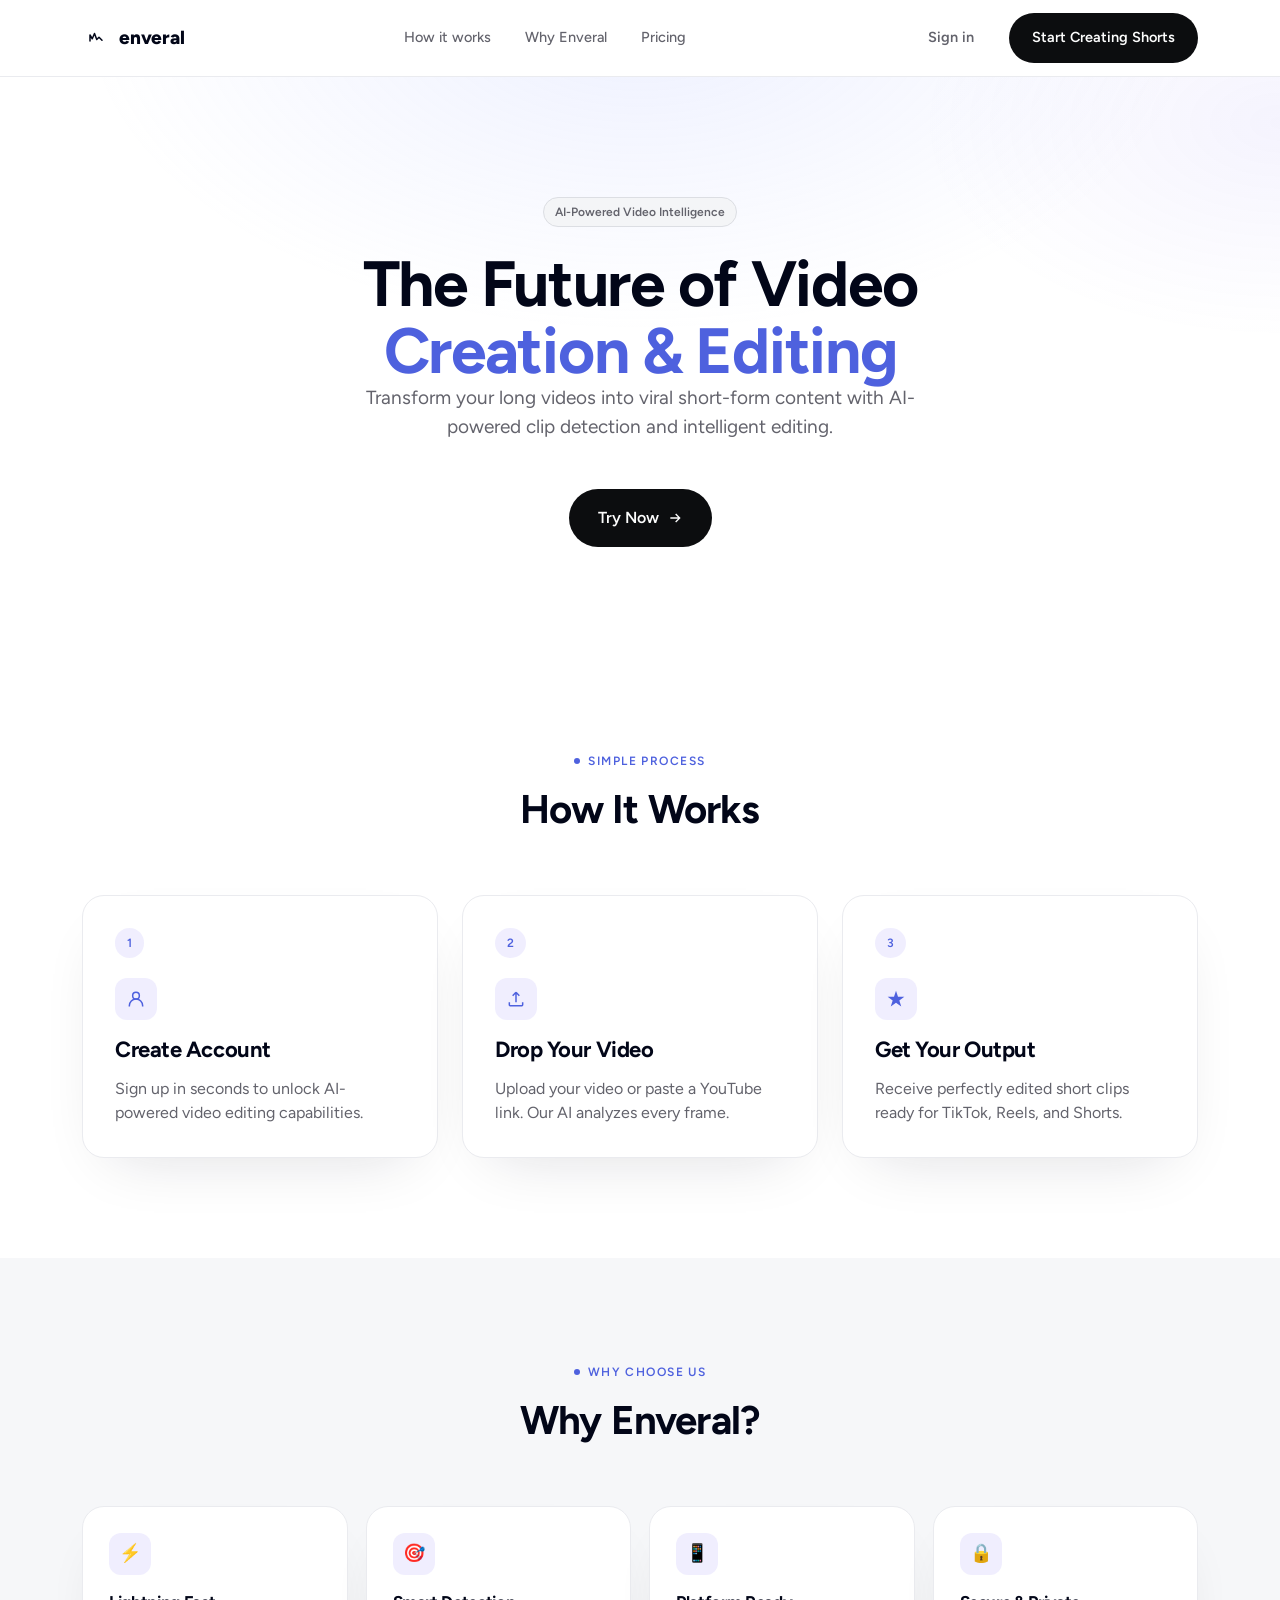
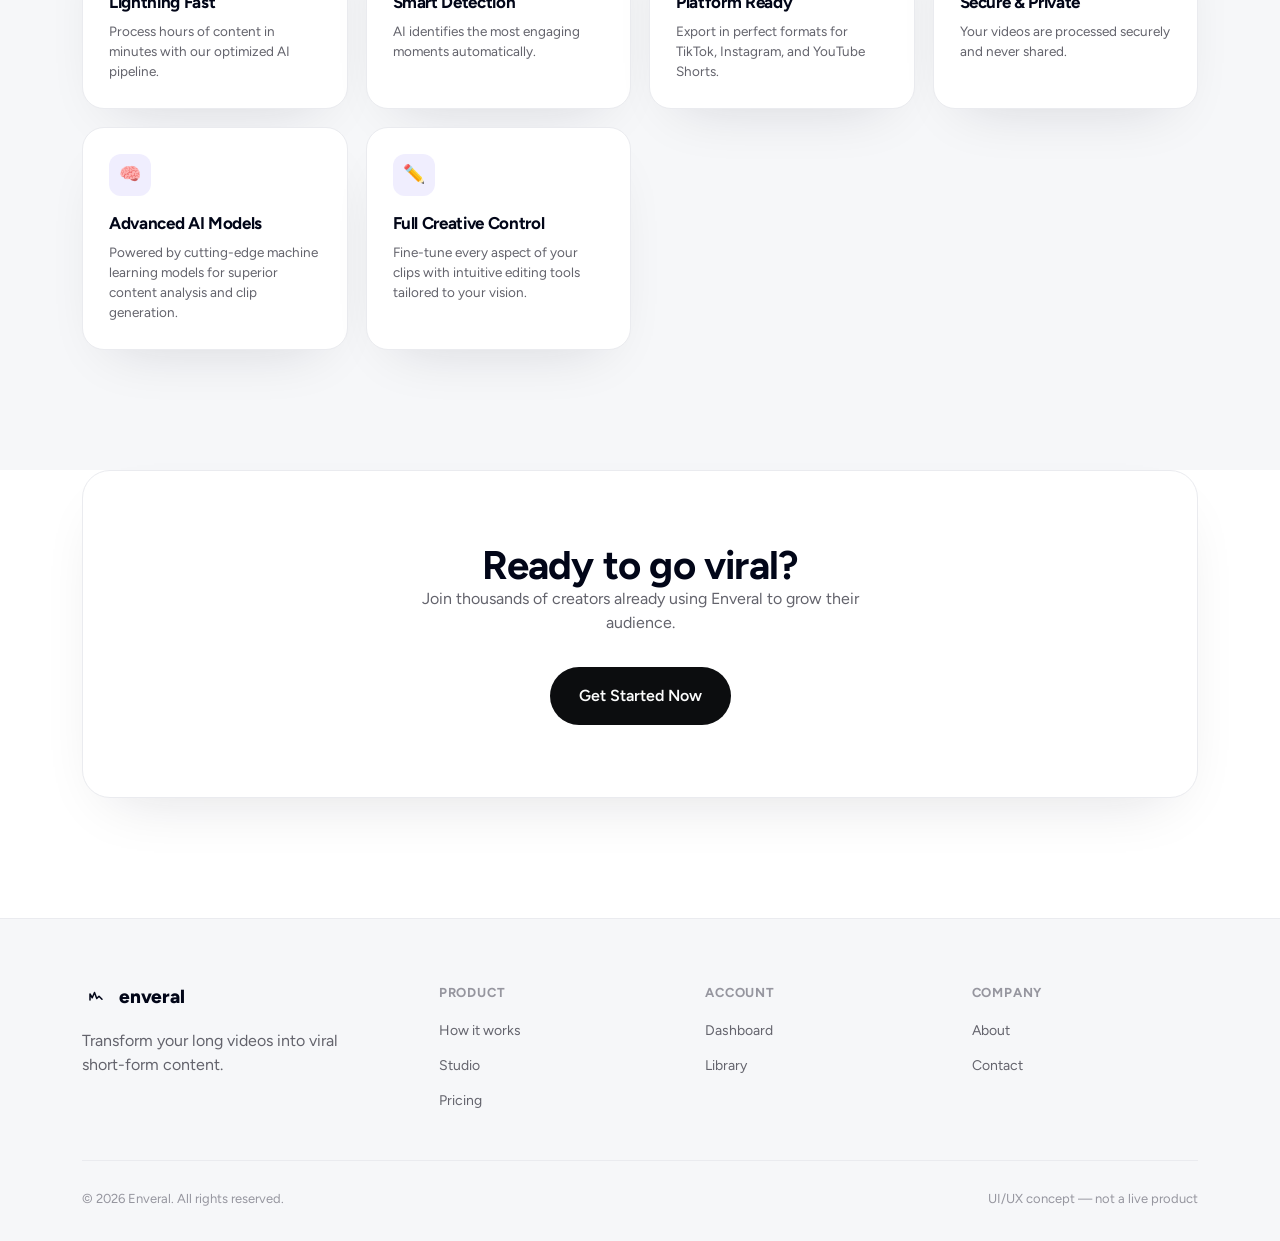
<file: index.html>
<!DOCTYPE html>
<html lang="en">
<head>
<meta charset="UTF-8" />
<meta name="viewport" content="width=device-width, initial-scale=1.0" />
<title>Enveral — The Future of Video Creation &amp; Editing</title>
<link rel="icon" href="data:image/svg+xml,<svg xmlns=%22http://www.w3.org/2000/svg%22 viewBox=%220 0 34 34%22><rect width=%2234%22 height=%2234%22 rx=%2210%22 fill=%22%230a0a0c%22/><path d=%22M9 22V12l4 6 4-9 4 11 4-4%22 stroke=%22%23d7ff3f%22 stroke-width=%222.4%22 fill=%22none%22 stroke-linecap=%22round%22 stroke-linejoin=%22round%22/></svg>" />
<link rel="preconnect" href="https://fonts.googleapis.com">
<link href="https://fonts.googleapis.com/css2?family=Figtree:wght@400;500;600;700;800;900&display=swap" rel="stylesheet">
<link rel="stylesheet" href="assets/styles.css" />
</head>
<body>

<header class="topnav">
  <div class="wrap">
    <a href="index.html" class="logo">
      <span class="logo-mark">
        <svg width="18" height="18" viewBox="0 0 24 24" fill="none"><path d="M4 16V8l3 5 3-7 3 8 3-3 4 4" stroke="currentColor" stroke-width="2" stroke-linecap="round" stroke-linejoin="round"/></svg>
      </span>
      <span class="logo-word">enveral</span>
    </a>
    <nav>
      <a href="index.html#how">How it works</a>
      <a href="index.html#why">Why Enveral</a>
      <a href="pricing.html">Pricing</a>
    </nav>
    <div class="actions">
      <a href="signup.html?mode=signin" class="btn btn-ghost">Sign in</a>
      <a href="signup.html" class="btn btn-primary">Start Creating Shorts</a>
    </div>
  </div>
</header>

<section class="glow-bg">
  <div class="wrap text-center" style="padding-top:120px; padding-bottom:100px;">
    <span class="badge">AI-Powered Video Intelligence</span>
    <h1 class="mt-24">The Future of Video<br/><span style="color:var(--accent);">Creation &amp; Editing</span></h1>
    <p class="mt-24" style="font-size:19px; max-width:560px; margin:0 auto;">
      Transform your long videos into viral short-form content with AI-powered clip
      detection and intelligent editing.
    </p>
    <div class="mt-48">
      <a href="signup.html" class="btn btn-primary btn-lg">
        Try Now
        <svg width="16" height="16" viewBox="0 0 24 24" fill="none" stroke="currentColor" stroke-width="2"><path d="M5 12h14M13 6l6 6-6 6"/></svg>
      </a>
    </div>
  </div>
</section>

<!-- How It Works -->
<section id="how" style="padding:100px 0;">
  <div class="wrap text-center">
    <span class="eyebrow" style="justify-content:center;">Simple process</span>
    <h2 class="mt-16">How It Works</h2>

    <div class="grid-3 mt-64" style="text-align:left;">
      <div class="card" style="padding:32px;">
        <span class="badge badge-accent">1</span>
        <div class="stat-tile" style="background:transparent;border:none;padding:0;margin:20px 0 0;">
          <span class="icon"><svg viewBox="0 0 24 24" fill="none" stroke="currentColor" stroke-width="1.8"><circle cx="12" cy="8" r="4"/><path d="M4 21v-1a8 8 0 0 1 16 0v1"/></svg></span>
        </div>
        <h3 class="mt-16">Create Account</h3>
        <p class="mt-12">Sign up in seconds to unlock AI-powered video editing capabilities.</p>
      </div>
      <div class="card" style="padding:32px;">
        <span class="badge badge-accent">2</span>
        <div class="stat-tile" style="background:transparent;border:none;padding:0;margin:20px 0 0;">
          <span class="icon"><svg viewBox="0 0 24 24" fill="none" stroke="currentColor" stroke-width="1.8"><path d="M12 16V4M12 4l-4 4M12 4l4 4"/><path d="M4 16v3a1 1 0 0 0 1 1h14a1 1 0 0 0 1-1v-3"/></svg></span>
        </div>
        <h3 class="mt-16">Drop Your Video</h3>
        <p class="mt-12">Upload your video or paste a YouTube link. Our AI analyzes every frame.</p>
      </div>
      <div class="card" style="padding:32px;">
        <span class="badge badge-accent">3</span>
        <div class="stat-tile" style="background:transparent;border:none;padding:0;margin:20px 0 0;">
          <span class="icon"><svg viewBox="0 0 24 24" fill="none"><path d="M12 2l2.4 7.2H22l-6 4.6 2.3 7.2-6.3-4.5-6.3 4.5 2.3-7.2-6-4.6h7.6z" fill="currentColor"/></svg></span>
        </div>
        <h3 class="mt-16">Get Your Output</h3>
        <p class="mt-12">Receive perfectly edited short clips ready for TikTok, Reels, and Shorts.</p>
      </div>
    </div>
  </div>
</section>

<!-- Why Enveral -->
<section id="why" style="padding:0 0 120px; background:var(--bg-soft);">
  <div class="wrap text-center" style="padding-top:100px;">
    <span class="eyebrow" style="justify-content:center;">Why choose us</span>
    <h2 class="mt-16">Why Enveral?</h2>

    <div class="clip-grid mt-64" style="text-align:left;">
      <div class="card" style="padding:26px;">
        <div class="stat-tile" style="background:transparent;border:none;padding:0;margin-bottom:16px;">
          <span class="icon" style="font-size:18px;">⚡</span>
        </div>
        <h3 style="font-size:17px;">Lightning Fast</h3>
        <p class="mt-8 text-sm">Process hours of content in minutes with our optimized AI pipeline.</p>
      </div>
      <div class="card" style="padding:26px;">
        <div class="stat-tile" style="background:transparent;border:none;padding:0;margin-bottom:16px;">
          <span class="icon" style="font-size:18px;">🎯</span>
        </div>
        <h3 style="font-size:17px;">Smart Detection</h3>
        <p class="mt-8 text-sm">AI identifies the most engaging moments automatically.</p>
      </div>
      <div class="card" style="padding:26px;">
        <div class="stat-tile" style="background:transparent;border:none;padding:0;margin-bottom:16px;">
          <span class="icon" style="font-size:18px;">📱</span>
        </div>
        <h3 style="font-size:17px;">Platform Ready</h3>
        <p class="mt-8 text-sm">Export in perfect formats for TikTok, Instagram, and YouTube Shorts.</p>
      </div>
      <div class="card" style="padding:26px;">
        <div class="stat-tile" style="background:transparent;border:none;padding:0;margin-bottom:16px;">
          <span class="icon" style="font-size:18px;">🔒</span>
        </div>
        <h3 style="font-size:17px;">Secure &amp; Private</h3>
        <p class="mt-8 text-sm">Your videos are processed securely and never shared.</p>
      </div>
      <div class="card" style="padding:26px;">
        <div class="stat-tile" style="background:transparent;border:none;padding:0;margin-bottom:16px;">
          <span class="icon" style="font-size:18px;">🧠</span>
        </div>
        <h3 style="font-size:17px;">Advanced AI Models</h3>
        <p class="mt-8 text-sm">Powered by cutting-edge machine learning models for superior content analysis and clip generation.</p>
      </div>
      <div class="card" style="padding:26px;">
        <div class="stat-tile" style="background:transparent;border:none;padding:0;margin-bottom:16px;">
          <span class="icon" style="font-size:18px;">✏️</span>
        </div>
        <h3 style="font-size:17px;">Full Creative Control</h3>
        <p class="mt-8 text-sm">Fine-tune every aspect of your clips with intuitive editing tools tailored to your vision.</p>
      </div>
    </div>
  </div>
</section>

<!-- CTA -->
<section style="padding-bottom:120px;">
  <div class="wrap">
    <div class="glow-bg card text-center" style="padding:72px 24px; border-radius:28px;">
      <h2>Ready to go viral?</h2>
      <p class="mt-16" style="max-width:440px;margin:0 auto;">Join thousands of creators already using Enveral to grow their audience.</p>
      <div class="mt-32">
        <a href="signup.html" class="btn btn-primary btn-lg">Get Started Now</a>
      </div>
    </div>
  </div>
</section>

<footer class="site-footer">
  <div class="wrap">
    <div class="footer-grid">
      <div>
        <a href="index.html" class="logo">
          <span class="logo-mark"><svg width="18" height="18" viewBox="0 0 24 24" fill="none"><path d="M4 16V8l3 5 3-7 3 8 3-3 4 4" stroke="currentColor" stroke-width="2" stroke-linecap="round" stroke-linejoin="round"/></svg></span>
          <span class="logo-word">enveral</span>
        </a>
        <p class="mt-16" style="max-width:260px;">Transform your long videos into viral short-form content.</p>
      </div>
      <div>
        <h4>Product</h4>
        <ul><li><a href="index.html#how">How it works</a></li><li><a href="studio.html">Studio</a></li><li><a href="pricing.html">Pricing</a></li></ul>
      </div>
      <div>
        <h4>Account</h4>
        <ul><li><a href="dashboard.html">Dashboard</a></li><li><a href="dashboard.html">Library</a></li></ul>
      </div>
      <div>
        <h4>Company</h4>
        <ul><li><a href="#">About</a></li><li><a href="#">Contact</a></li></ul>
      </div>
    </div>
    <div class="footer-bottom">
      <span>© 2026 Enveral. All rights reserved.</span>
      <span>UI/UX concept — not a live product</span>
    </div>
  </div>
</footer>

</body>
</html>
</file>
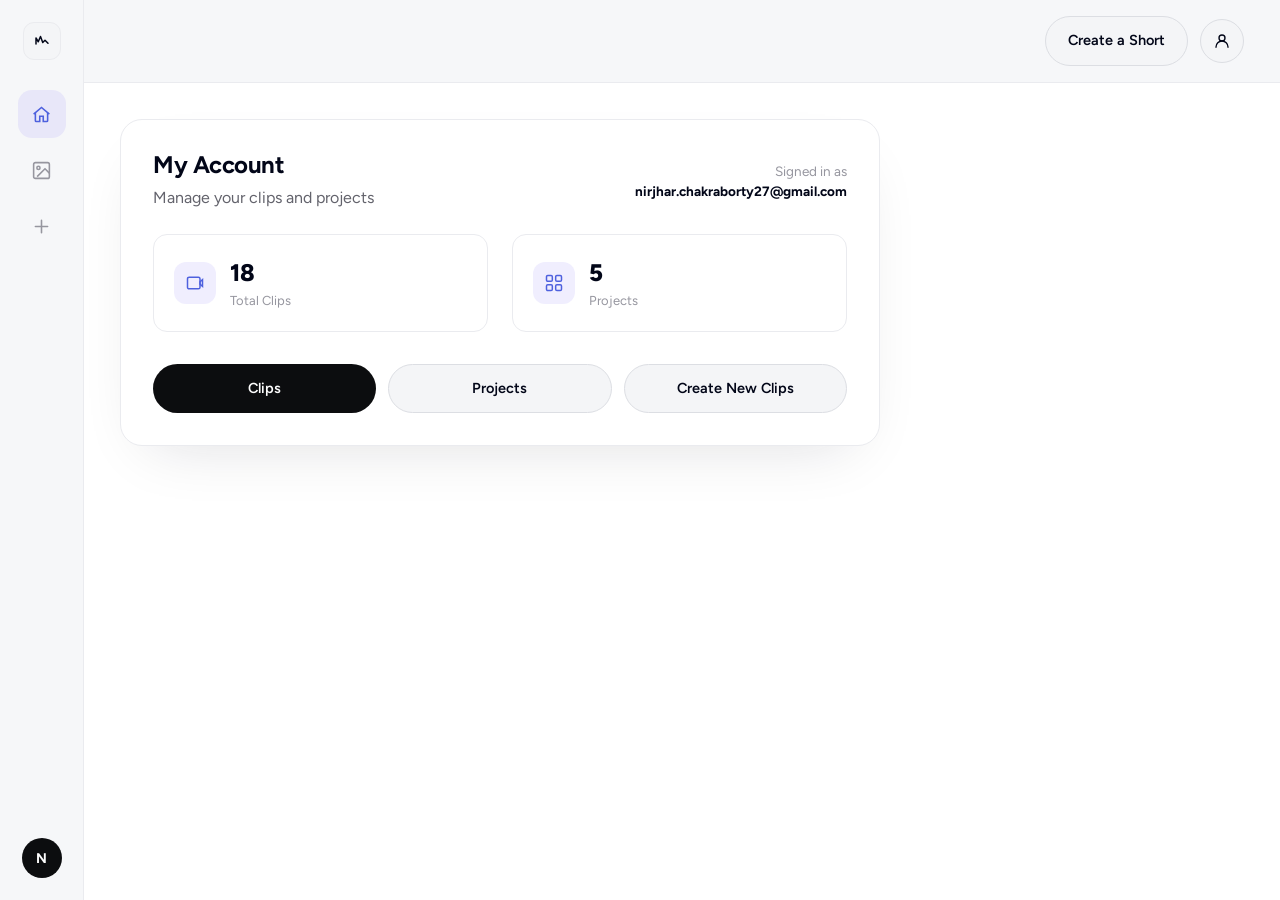
<file: dashboard.html>
<!DOCTYPE html>
<html lang="en">
<head>
<meta charset="UTF-8" />
<meta name="viewport" content="width=device-width, initial-scale=1.0" />
<title>My Account — Enveral</title>
<link rel="icon" href="data:image/svg+xml,<svg xmlns=%22http://www.w3.org/2000/svg%22 viewBox=%220 0 34 34%22><rect width=%2234%22 height=%2234%22 rx=%2210%22 fill=%22%230a0a0c%22/><path d=%22M9 22V12l4 6 4-9 4 11 4-4%22 stroke=%22%23d7ff3f%22 stroke-width=%222.4%22 fill=%22none%22 stroke-linecap=%22round%22 stroke-linejoin=%22round%22/></svg>" />
<link rel="preconnect" href="https://fonts.googleapis.com">
<link href="https://fonts.googleapis.com/css2?family=Figtree:wght@400;500;600;700;800;900&display=swap" rel="stylesheet">
<link rel="stylesheet" href="assets/styles.css" />
</head>
<body>

<div class="app-shell">
  <aside class="rail">
    <a href="index.html" class="logo-mark">
      <svg width="18" height="18" viewBox="0 0 24 24" fill="none"><path d="M4 16V8l3 5 3-7 3 8 3-3 4 4" stroke="currentColor" stroke-width="2" stroke-linecap="round" stroke-linejoin="round"/></svg>
    </a>
    <div class="rail-links">
      <a href="dashboard.html" class="rail-link active">
        <svg viewBox="0 0 24 24" fill="none" stroke="currentColor" stroke-width="1.8"><path d="M3 11.5 12 4l9 7.5"/><path d="M5 10v9a1 1 0 0 0 1 1h4v-6h4v6h4a1 1 0 0 0 1-1v-9"/></svg>
        <span class="rail-tag">Home</span>
      </a>
      <a href="dashboard.html" class="rail-link">
        <svg viewBox="0 0 24 24" fill="none" stroke="currentColor" stroke-width="1.8"><rect x="3" y="3" width="18" height="18" rx="2"/><circle cx="8.5" cy="9" r="1.8"/><path d="M21 15l-5-5-9 9"/></svg>
        <span class="rail-tag">Library</span>
      </a>
      <a href="studio.html" class="rail-link">
        <svg viewBox="0 0 24 24" fill="none" stroke="currentColor" stroke-width="1.8"><path d="M12 5v14M5 12h14" stroke-linecap="round"/></svg>
        <span class="rail-tag">Create</span>
      </a>
    </div>
    <a href="dashboard.html" class="rail-avatar">N</a>
  </aside>

  <main class="app-main">
    <div class="app-topbar">
      <div></div>
      <div class="flex items-center gap-12">
        <a href="studio.html" class="btn btn-secondary">Create a Short</a>
        <span class="btn-icon"><svg viewBox="0 0 24 24" fill="none" stroke="currentColor" stroke-width="1.8"><circle cx="12" cy="8" r="4"/><path d="M4 21v-1a8 8 0 0 1 16 0v1"/></svg></span>
      </div>
    </div>

    <div class="app-body">
      <div class="card" style="padding:32px; max-width:760px;">
        <div class="flex items-center justify-between" style="flex-wrap:wrap; gap:12px;">
          <div>
            <h2 style="font-size:24px;">My Account</h2>
            <p class="mt-8">Manage your clips and projects</p>
          </div>
          <div style="text-align:right;">
            <div class="text-sm text-tertiary">Signed in as</div>
            <div style="font-weight:700; font-size:13.5px;">nirjhar.chakraborty27@gmail.com</div>
          </div>
        </div>

        <div class="grid-3 mt-24" style="grid-template-columns: 1fr 1fr;">
          <div class="stat-tile">
            <span class="icon"><svg viewBox="0 0 24 24" fill="none" stroke="currentColor" stroke-width="1.8"><rect x="3" y="5" width="15" height="14" rx="2"/><path d="M21 8v8l-3-2.5V10.5z"/></svg></span>
            <div><div class="value">18</div><div class="label">Total Clips</div></div>
          </div>
          <div class="stat-tile">
            <span class="icon"><svg viewBox="0 0 24 24" fill="none" stroke="currentColor" stroke-width="1.8"><rect x="3" y="3" width="7" height="7" rx="1.5"/><rect x="14" y="3" width="7" height="7" rx="1.5"/><rect x="3" y="14" width="7" height="7" rx="1.5"/><rect x="14" y="14" width="7" height="7" rx="1.5"/></svg></span>
            <div><div class="value">5</div><div class="label">Projects</div></div>
          </div>
        </div>

        <div class="flex items-center gap-12 mt-32" style="flex-wrap:wrap;">
          <a href="results.html" class="btn btn-primary" style="flex:1;">Clips</a>
          <a href="dashboard.html" class="btn btn-secondary" style="flex:1;">Projects</a>
          <a href="studio.html" class="btn btn-secondary" style="flex:1;">Create New Clips</a>
        </div>
      </div>
    </div>
  </main>
</div>

</body>
</html>
</file>
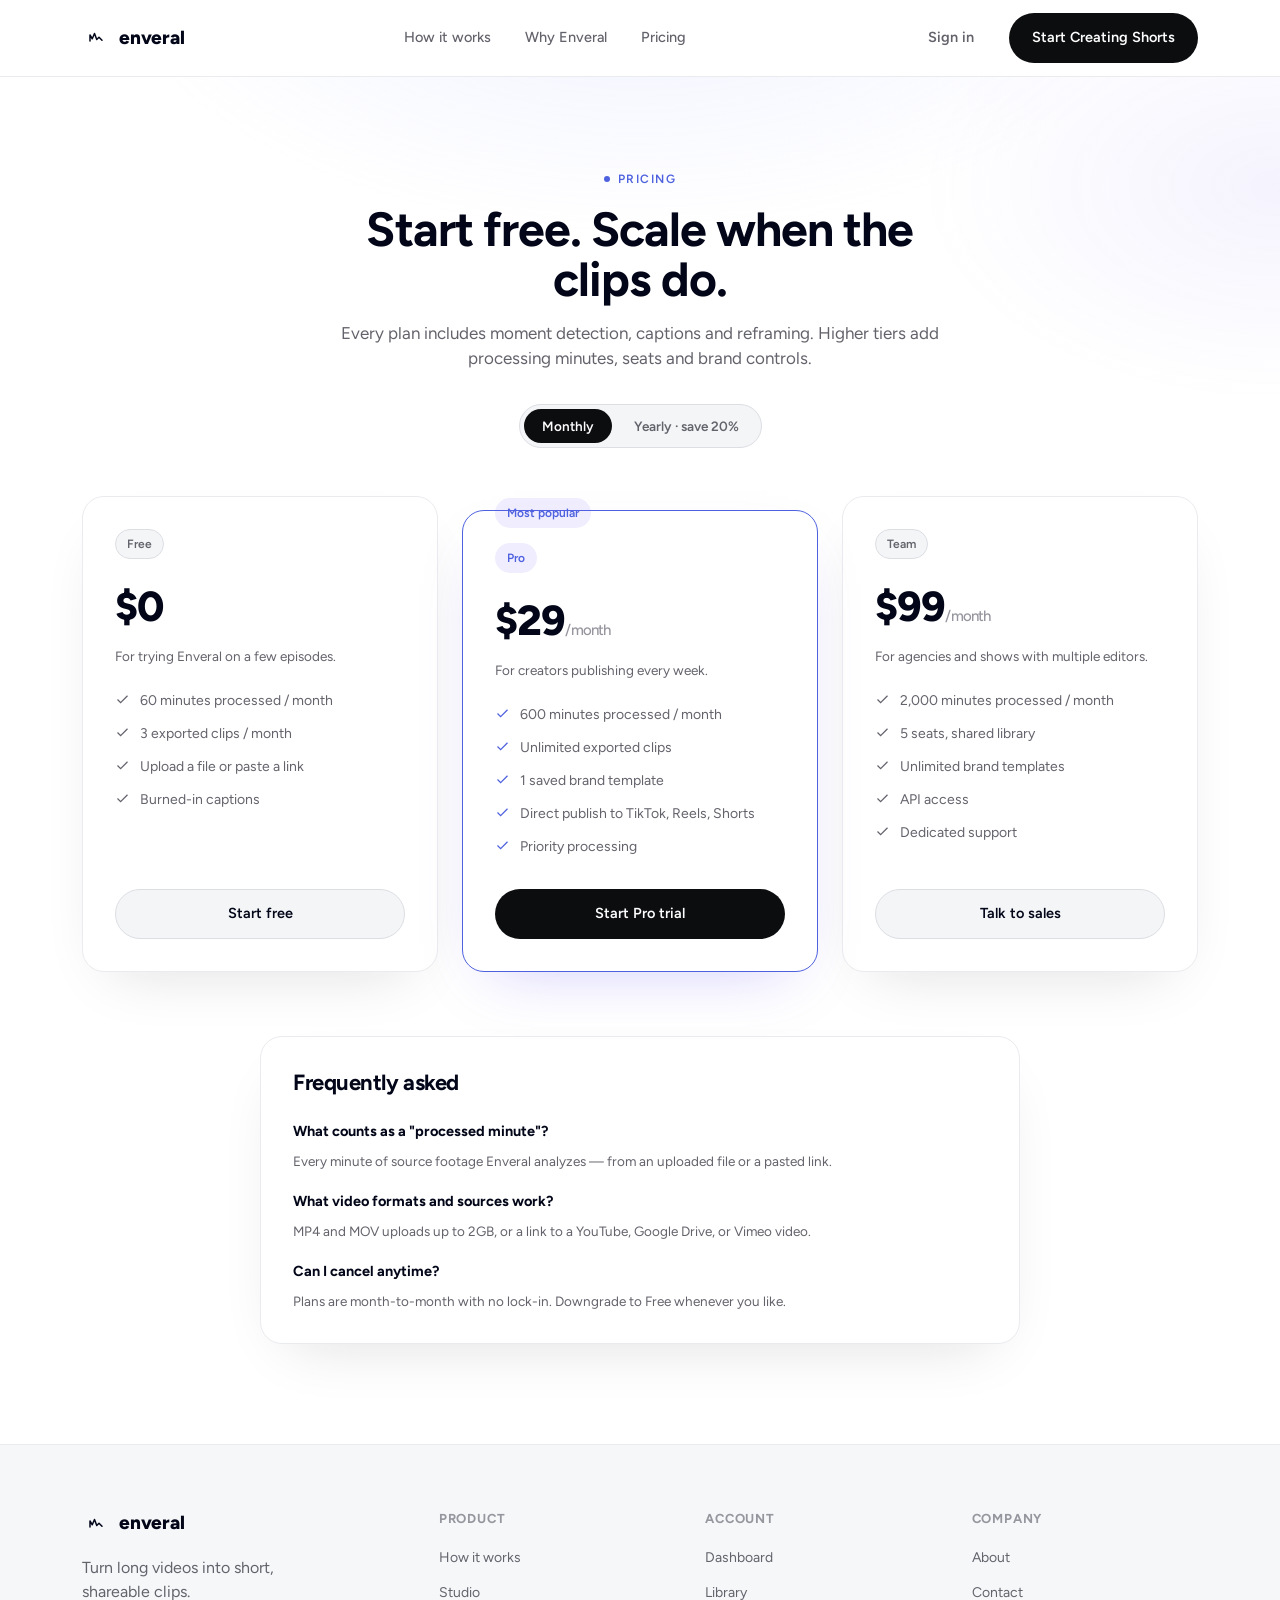
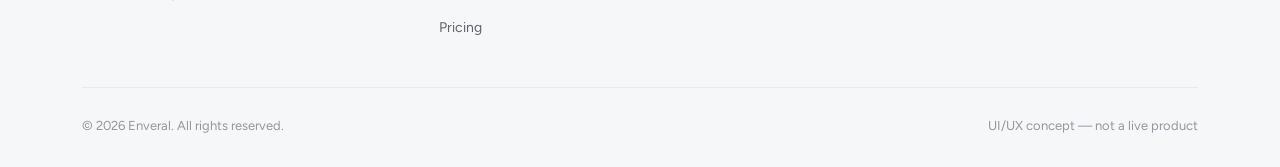
<file: pricing.html>
<!DOCTYPE html>
<html lang="en">
<head>
<meta charset="UTF-8" />
<meta name="viewport" content="width=device-width, initial-scale=1.0" />
<title>Pricing — Enveral</title>
<link rel="icon" href="data:image/svg+xml,<svg xmlns=%22http://www.w3.org/2000/svg%22 viewBox=%220 0 34 34%22><rect width=%2234%22 height=%2234%22 rx=%2210%22 fill=%22%230a0a0c%22/><path d=%22M9 22V12l4 6 4-9 4 11 4-4%22 stroke=%22%23d7ff3f%22 stroke-width=%222.4%22 fill=%22none%22 stroke-linecap=%22round%22 stroke-linejoin=%22round%22/></svg>" />
<link rel="preconnect" href="https://fonts.googleapis.com">
<link href="https://fonts.googleapis.com/css2?family=Figtree:wght@400;500;600;700;800;900&display=swap" rel="stylesheet">
<link rel="stylesheet" href="assets/styles.css" />
<style>
  .price-card { background: var(--elevated); border: 1px solid var(--border); border-radius: var(--radius-lg); padding: 32px; box-shadow: var(--shadow-card); display:flex; flex-direction:column; }
  .price-card.featured { border-color: var(--accent); box-shadow: 0 24px 60px -30px rgba(109,92,240,0.35); position:relative; margin-top: 14px; }
  .price-amount { font-size: 42px; font-weight: 800; letter-spacing:-0.02em; }
  .price-amount span { font-size: 15px; font-weight: 500; color: var(--text-tertiary); }
  .price-list { list-style:none; margin: 24px 0 0; padding:0; display:flex; flex-direction:column; gap: 12px; flex: 1; }
  .price-list li { display:flex; align-items:flex-start; gap:10px; font-size: 14px; color: var(--text-secondary); }
  .price-list svg { flex-shrink:0; margin-top:2px; }
</style>
</head>
<body>

<header class="topnav">
  <div class="wrap">
    <a href="index.html" class="logo">
      <span class="logo-mark"><svg width="18" height="18" viewBox="0 0 24 24" fill="none"><path d="M4 16V8l3 5 3-7 3 8 3-3 4 4" stroke="currentColor" stroke-width="2" stroke-linecap="round" stroke-linejoin="round"/></svg></span>
      <span class="logo-word">enveral</span>
    </a>
    <nav>
      <a href="index.html#how">How it works</a>
      <a href="index.html#why">Why Enveral</a>
      <a href="pricing.html">Pricing</a>
    </nav>
    <div class="actions">
      <a href="signup.html?mode=signin" class="btn btn-ghost">Sign in</a>
      <a href="signup.html" class="btn btn-primary">Start Creating Shorts</a>
    </div>
  </div>
</header>

<section class="glow-bg">
  <div class="wrap" style="padding-top:88px; padding-bottom:100px;">
    <div class="text-center" style="max-width:640px; margin:0 auto;">
      <span class="eyebrow">Pricing</span>
      <h1 class="mt-16" style="font-size:48px;">Start free. Scale when the clips do.</h1>
      <p class="mt-16" style="font-size:17px;">Every plan includes moment detection, captions and reframing. Higher tiers add processing minutes, seats and brand controls.</p>
    </div>

    <div class="seg mt-32" style="margin:32px auto 0; display:flex; width:fit-content;">
      <button class="active">Monthly</button>
      <button>Yearly · save 20%</button>
    </div>

    <div class="grid-3 mt-48" style="align-items:stretch;">
      <div class="price-card">
        <div class="badge" style="width:fit-content;">Free</div>
        <div class="price-amount mt-16">$0</div>
        <p class="text-sm mt-8">For trying Enveral on a few episodes.</p>
        <ul class="price-list">
          <li><svg width="15" height="15" viewBox="0 0 24 24" fill="none" stroke="currentColor" stroke-width="2"><path d="M20 6 9 17l-5-5"/></svg>60 minutes processed / month</li>
          <li><svg width="15" height="15" viewBox="0 0 24 24" fill="none" stroke="currentColor" stroke-width="2"><path d="M20 6 9 17l-5-5"/></svg>3 exported clips / month</li>
          <li><svg width="15" height="15" viewBox="0 0 24 24" fill="none" stroke="currentColor" stroke-width="2"><path d="M20 6 9 17l-5-5"/></svg>Upload a file or paste a link</li>
          <li><svg width="15" height="15" viewBox="0 0 24 24" fill="none" stroke="currentColor" stroke-width="2"><path d="M20 6 9 17l-5-5"/></svg>Burned-in captions</li>
        </ul>
        <a href="signup.html" class="btn btn-secondary mt-32" style="width:100%;">Start free</a>
      </div>

      <div class="price-card featured">
        <span class="badge badge-accent" style="position:absolute; top:-13px; left:32px;">Most popular</span>
        <div class="badge badge-accent" style="width:fit-content;">Pro</div>
        <div class="price-amount mt-16">$29<span>/month</span></div>
        <p class="text-sm mt-8">For creators publishing every week.</p>
        <ul class="price-list">
          <li><svg width="15" height="15" viewBox="0 0 24 24" fill="none" stroke="var(--accent)" stroke-width="2"><path d="M20 6 9 17l-5-5"/></svg>600 minutes processed / month</li>
          <li><svg width="15" height="15" viewBox="0 0 24 24" fill="none" stroke="var(--accent)" stroke-width="2"><path d="M20 6 9 17l-5-5"/></svg>Unlimited exported clips</li>
          <li><svg width="15" height="15" viewBox="0 0 24 24" fill="none" stroke="var(--accent)" stroke-width="2"><path d="M20 6 9 17l-5-5"/></svg>1 saved brand template</li>
          <li><svg width="15" height="15" viewBox="0 0 24 24" fill="none" stroke="var(--accent)" stroke-width="2"><path d="M20 6 9 17l-5-5"/></svg>Direct publish to TikTok, Reels, Shorts</li>
          <li><svg width="15" height="15" viewBox="0 0 24 24" fill="none" stroke="var(--accent)" stroke-width="2"><path d="M20 6 9 17l-5-5"/></svg>Priority processing</li>
        </ul>
        <a href="signup.html" class="btn btn-primary mt-32" style="width:100%;">Start Pro trial</a>
      </div>

      <div class="price-card">
        <div class="badge" style="width:fit-content;">Team</div>
        <div class="price-amount mt-16">$99<span>/month</span></div>
        <p class="text-sm mt-8">For agencies and shows with multiple editors.</p>
        <ul class="price-list">
          <li><svg width="15" height="15" viewBox="0 0 24 24" fill="none" stroke="currentColor" stroke-width="2"><path d="M20 6 9 17l-5-5"/></svg>2,000 minutes processed / month</li>
          <li><svg width="15" height="15" viewBox="0 0 24 24" fill="none" stroke="currentColor" stroke-width="2"><path d="M20 6 9 17l-5-5"/></svg>5 seats, shared library</li>
          <li><svg width="15" height="15" viewBox="0 0 24 24" fill="none" stroke="currentColor" stroke-width="2"><path d="M20 6 9 17l-5-5"/></svg>Unlimited brand templates</li>
          <li><svg width="15" height="15" viewBox="0 0 24 24" fill="none" stroke="currentColor" stroke-width="2"><path d="M20 6 9 17l-5-5"/></svg>API access</li>
          <li><svg width="15" height="15" viewBox="0 0 24 24" fill="none" stroke="currentColor" stroke-width="2"><path d="M20 6 9 17l-5-5"/></svg>Dedicated support</li>
        </ul>
        <a href="#" class="btn btn-secondary mt-32" style="width:100%;">Talk to sales</a>
      </div>
    </div>

    <div class="card mt-64" style="padding:32px; max-width:760px; margin:64px auto 0;">
      <h3>Frequently asked</h3>
      <div class="mt-24 flex-col" style="display:flex; gap:20px;">
        <div>
          <div style="font-weight:700; font-size:14.5px;">What counts as a "processed minute"?</div>
          <p class="text-sm mt-8">Every minute of source footage Enveral analyzes — from an uploaded file or a pasted link.</p>
        </div>
        <div>
          <div style="font-weight:700; font-size:14.5px;">What video formats and sources work?</div>
          <p class="text-sm mt-8">MP4 and MOV uploads up to 2GB, or a link to a YouTube, Google Drive, or Vimeo video.</p>
        </div>
        <div>
          <div style="font-weight:700; font-size:14.5px;">Can I cancel anytime?</div>
          <p class="text-sm mt-8">Plans are month-to-month with no lock-in. Downgrade to Free whenever you like.</p>
        </div>
      </div>
    </div>
  </div>
</section>

<footer class="site-footer">
  <div class="wrap">
    <div class="footer-grid">
      <div>
        <a href="index.html" class="logo">
          <span class="logo-mark"><svg width="18" height="18" viewBox="0 0 24 24" fill="none"><path d="M4 16V8l3 5 3-7 3 8 3-3 4 4" stroke="currentColor" stroke-width="2" stroke-linecap="round" stroke-linejoin="round"/></svg></span>
          <span class="logo-word">enveral</span>
        </a>
        <p class="mt-16" style="max-width:260px;">Turn long videos into short, shareable clips.</p>
      </div>
      <div>
        <h4>Product</h4>
        <ul><li><a href="index.html#how">How it works</a></li><li><a href="studio.html">Studio</a></li><li><a href="pricing.html">Pricing</a></li></ul>
      </div>
      <div>
        <h4>Account</h4>
        <ul><li><a href="dashboard.html">Dashboard</a></li><li><a href="dashboard.html">Library</a></li></ul>
      </div>
      <div>
        <h4>Company</h4>
        <ul><li><a href="#">About</a></li><li><a href="#">Contact</a></li></ul>
      </div>
    </div>
    <div class="footer-bottom">
      <span>© 2026 Enveral. All rights reserved.</span>
      <span>UI/UX concept — not a live product</span>
    </div>
  </div>
</footer>

</body>
</html>
</file>
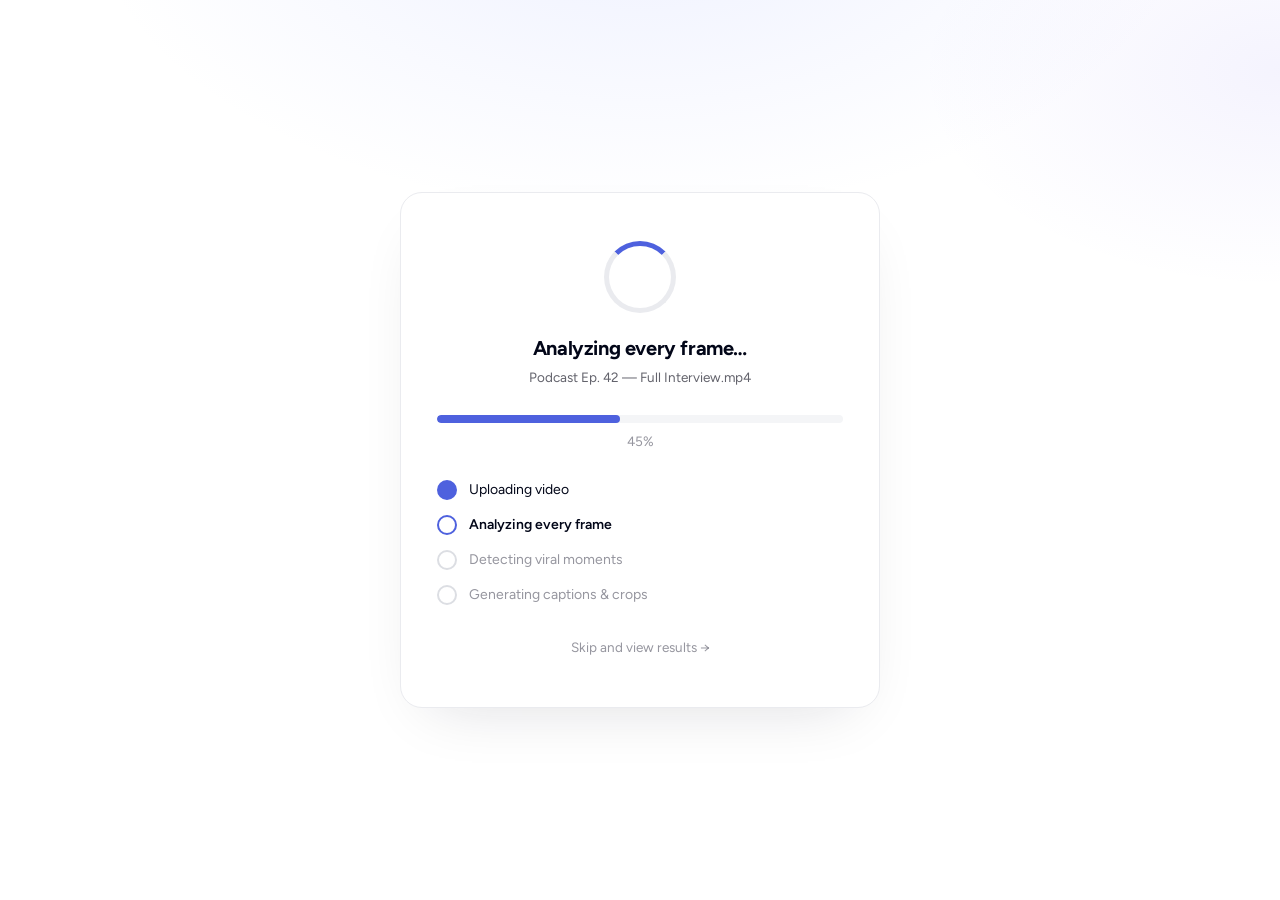
<file: processing.html>
<!DOCTYPE html>
<html lang="en">
<head>
<meta charset="UTF-8" />
<meta name="viewport" content="width=device-width, initial-scale=1.0" />
<title>Processing — Enveral</title>
<link rel="icon" href="data:image/svg+xml,<svg xmlns=%22http://www.w3.org/2000/svg%22 viewBox=%220 0 34 34%22><rect width=%2234%22 height=%2234%22 rx=%2210%22 fill=%22%230a0a0c%22/><path d=%22M9 22V12l4 6 4-9 4 11 4-4%22 stroke=%22%23d7ff3f%22 stroke-width=%222.4%22 fill=%22none%22 stroke-linecap=%22round%22 stroke-linejoin=%22round%22/></svg>" />
<link rel="preconnect" href="https://fonts.googleapis.com">
<link href="https://fonts.googleapis.com/css2?family=Figtree:wght@400;500;600;700;800;900&display=swap" rel="stylesheet">
<link rel="stylesheet" href="assets/styles.css" />
<style>
  .proc-wrap { min-height:100vh; display:flex; align-items:center; justify-content:center; padding:40px 20px; }
  .proc-card { width:100%; max-width:480px; text-align:center; padding:48px 36px; }
  .spinner {
    width:72px; height:72px; margin:0 auto; border-radius:50%;
    border:5px solid var(--border); border-top-color:var(--accent);
    animation: spin 1s linear infinite;
  }
  @keyframes spin { to { transform:rotate(360deg); } }
  .progress-track { height:8px; border-radius:99px; background:var(--surface); overflow:hidden; margin-top:28px; }
  .progress-fill { height:100%; width:6%; border-radius:99px; background:var(--accent); transition:width .4s ease; }
  .step-list { text-align:left; margin-top:28px; display:flex; flex-direction:column; gap:14px; }
  .step-item { display:flex; align-items:center; gap:12px; font-size:14px; color:var(--text-tertiary); }
  .step-item .dot { width:20px; height:20px; border-radius:50%; border:2px solid var(--border-strong); flex-shrink:0; display:flex; align-items:center; justify-content:center; }
  .step-item.done { color:var(--text-primary); }
  .step-item.done .dot { background:var(--accent); border-color:var(--accent); }
  .step-item.active { color:var(--text-primary); font-weight:600; }
  .step-item.active .dot { border-color:var(--accent); }
</style>
</head>
<body class="glow-bg">

<div class="proc-wrap">
  <div class="card proc-card">
    <div class="spinner"></div>
    <h2 class="mt-24" id="status-text" style="font-size:20px;">Uploading your video…</h2>
    <p class="text-sm mt-8">Podcast Ep. 42 — Full Interview.mp4</p>

    <div class="progress-track">
      <div class="progress-fill" id="progress-fill"></div>
    </div>
    <p class="text-sm text-tertiary mt-8" id="progress-pct">6%</p>

    <div class="step-list">
      <div class="step-item active" id="step-1"><span class="dot"></span> Uploading video</div>
      <div class="step-item" id="step-2"><span class="dot"></span> Analyzing every frame</div>
      <div class="step-item" id="step-3"><span class="dot"></span> Detecting viral moments</div>
      <div class="step-item" id="step-4"><span class="dot"></span> Generating captions &amp; crops</div>
    </div>

    <a href="results.html" class="text-sm mt-32" style="display:inline-block; color:var(--text-tertiary);">Skip and view results →</a>
  </div>
</div>

<script>
  const steps = [
    { pct: 15, text: "Uploading your video…", step: 1 },
    { pct: 45, text: "Analyzing every frame…", step: 2 },
    { pct: 75, text: "Detecting viral moments…", step: 3 },
    { pct: 96, text: "Generating captions & crops…", step: 4 },
  ];
  let i = 0;
  const fill = document.getElementById('progress-fill');
  const pct = document.getElementById('progress-pct');
  const status = document.getElementById('status-text');

  function tick() {
    if (i >= steps.length) {
      window.location.href = 'results.html';
      return;
    }
    const s = steps[i];
    fill.style.width = s.pct + '%';
    pct.textContent = s.pct + '%';
    status.textContent = s.text;
    for (let n = 1; n <= 4; n++) {
      const el = document.getElementById('step-' + n);
      el.classList.remove('active', 'done');
      if (n < s.step) el.classList.add('done');
      if (n === s.step) el.classList.add('active');
    }
    i++;
    setTimeout(tick, 900);
  }
  tick();
</script>

</body>
</html>
</file>
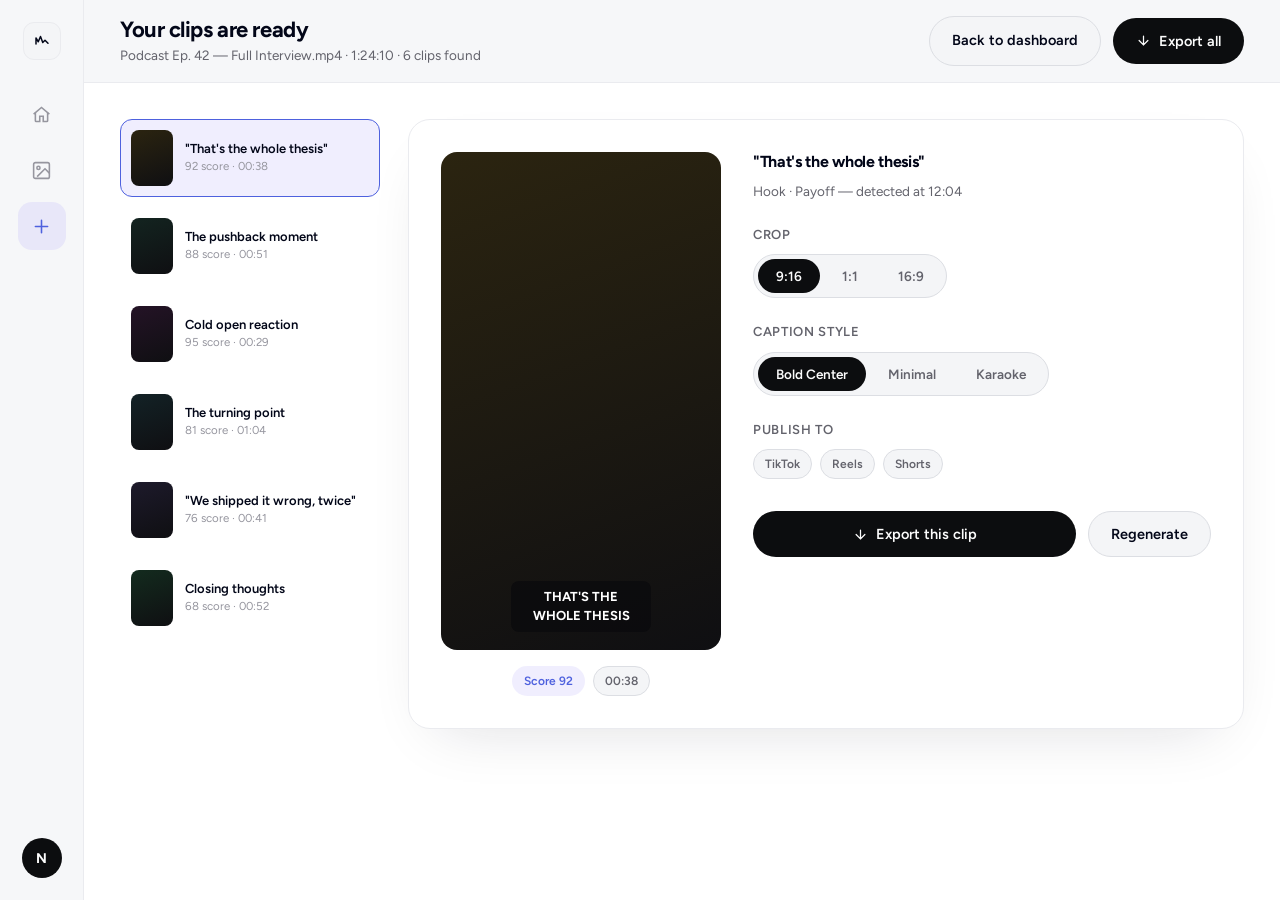
<file: results.html>
<!DOCTYPE html>
<html lang="en">
<head>
<meta charset="UTF-8" />
<meta name="viewport" content="width=device-width, initial-scale=1.0" />
<title>Your clips are ready — Enveral</title>
<link rel="icon" href="data:image/svg+xml,<svg xmlns=%22http://www.w3.org/2000/svg%22 viewBox=%220 0 34 34%22><rect width=%2234%22 height=%2234%22 rx=%2210%22 fill=%22%230a0a0c%22/><path d=%22M9 22V12l4 6 4-9 4 11 4-4%22 stroke=%22%23d7ff3f%22 stroke-width=%222.4%22 fill=%22none%22 stroke-linecap=%22round%22 stroke-linejoin=%22round%22/></svg>" />
<link rel="preconnect" href="https://fonts.googleapis.com">
<link href="https://fonts.googleapis.com/css2?family=Figtree:wght@400;500;600;700;800;900&display=swap" rel="stylesheet">
<link rel="stylesheet" href="assets/styles.css" />
<style>
  .results-grid { display:grid; grid-template-columns: 260px 1fr; gap:28px; align-items:start; }
  @media (max-width: 900px) { .results-grid { grid-template-columns: 1fr; } }
  .clip-list { display:flex; flex-direction:column; gap:10px; max-height:70vh; overflow-y:auto; }
  .clip-row {
    display:flex; align-items:center; gap:12px; padding:10px; border-radius:12px;
    border:1.5px solid transparent; cursor:pointer;
  }
  .clip-row:hover { background:var(--surface); }
  .clip-row.selected { border-color:var(--accent); background:var(--accent-soft); }
  .clip-row .thumb { width:42px; height:56px; border-radius:8px; flex-shrink:0; }
  .clip-row .title { font-size:13px; font-weight:600; line-height:1.3; }
  .clip-row .meta { font-size:11.5px; color:var(--text-tertiary); }
  .editor-preview { aspect-ratio:9/16; max-width:280px; margin:0 auto; border-radius:16px; overflow:hidden; position:relative; }
  .editor-caption {
    position:absolute; bottom:18px; left:50%; transform:translateX(-50%);
    background:rgba(10,10,12,0.75); color:#fff; padding:6px 12px; border-radius:8px;
    font-size:13px; font-weight:700; text-align:center; max-width:88%;
  }
  .editor-layout { display:grid; grid-template-columns: 280px 1fr; gap:32px; }
  @media (max-width: 700px) { .editor-layout { grid-template-columns: 1fr; } }
</style>
</head>
<body>

<div class="app-shell">
  <aside class="rail">
    <a href="index.html" class="logo-mark">
      <svg width="18" height="18" viewBox="0 0 24 24" fill="none"><path d="M4 16V8l3 5 3-7 3 8 3-3 4 4" stroke="currentColor" stroke-width="2" stroke-linecap="round" stroke-linejoin="round"/></svg>
    </a>
    <div class="rail-links">
      <a href="dashboard.html" class="rail-link">
        <svg viewBox="0 0 24 24" fill="none" stroke="currentColor" stroke-width="1.8"><path d="M3 11.5 12 4l9 7.5"/><path d="M5 10v9a1 1 0 0 0 1 1h4v-6h4v6h4a1 1 0 0 0 1-1v-9"/></svg>
        <span class="rail-tag">Home</span>
      </a>
      <a href="dashboard.html" class="rail-link">
        <svg viewBox="0 0 24 24" fill="none" stroke="currentColor" stroke-width="1.8"><rect x="3" y="3" width="18" height="18" rx="2"/><circle cx="8.5" cy="9" r="1.8"/><path d="M21 15l-5-5-9 9"/></svg>
        <span class="rail-tag">Library</span>
      </a>
      <a href="studio.html" class="rail-link active">
        <svg viewBox="0 0 24 24" fill="none" stroke="currentColor" stroke-width="1.8"><path d="M12 5v14M5 12h14" stroke-linecap="round"/></svg>
        <span class="rail-tag">Create</span>
      </a>
    </div>
    <a href="dashboard.html" class="rail-avatar">N</a>
  </aside>

  <main class="app-main">
    <div class="app-topbar">
      <div>
        <h3>Your clips are ready</h3>
        <p class="text-sm mt-8" style="margin:0;">Podcast Ep. 42 — Full Interview.mp4 · 1:24:10 · 6 clips found</p>
      </div>
      <div class="flex items-center gap-12">
        <a href="dashboard.html" class="btn btn-secondary">Back to dashboard</a>
        <button class="btn btn-primary">
          <svg width="15" height="15" viewBox="0 0 24 24" fill="none" stroke="currentColor" stroke-width="2"><path d="M12 5v14M5 12l7 7 7-7" stroke-linecap="round"/></svg>
          Export all
        </button>
      </div>
    </div>

    <div class="app-body">
      <div class="results-grid">

        <!-- Clip list -->
        <div class="clip-list">
          <div class="clip-row selected">
            <div class="thumb" style="background:linear-gradient(160deg,#2b2410,#0f0f12);"></div>
            <div><div class="title">"That's the whole thesis"</div><div class="meta">92 score · 00:38</div></div>
          </div>
          <div class="clip-row">
            <div class="thumb" style="background:linear-gradient(160deg,#132420,#0f0f12);"></div>
            <div><div class="title">The pushback moment</div><div class="meta">88 score · 00:51</div></div>
          </div>
          <div class="clip-row">
            <div class="thumb" style="background:linear-gradient(160deg,#241326,#0f0f12);"></div>
            <div><div class="title">Cold open reaction</div><div class="meta">95 score · 00:29</div></div>
          </div>
          <div class="clip-row">
            <div class="thumb" style="background:linear-gradient(160deg,#132226,#0f0f12);"></div>
            <div><div class="title">The turning point</div><div class="meta">81 score · 01:04</div></div>
          </div>
          <div class="clip-row">
            <div class="thumb" style="background:linear-gradient(160deg,#1d1a2b,#0f0f12);"></div>
            <div><div class="title">"We shipped it wrong, twice"</div><div class="meta">76 score · 00:41</div></div>
          </div>
          <div class="clip-row">
            <div class="thumb" style="background:linear-gradient(160deg,#132b1e,#0f0f12);"></div>
            <div><div class="title">Closing thoughts</div><div class="meta">68 score · 00:52</div></div>
          </div>
        </div>

        <!-- Editor -->
        <div class="card" style="padding:32px;">
          <div class="editor-layout">

            <div>
              <div class="editor-preview" style="background:linear-gradient(160deg,#2b2410,#0f0f12);">
                <span class="editor-caption">THAT'S THE WHOLE THESIS</span>
              </div>
              <div class="flex items-center gap-8 mt-16" style="justify-content:center;">
                <span class="badge badge-accent">Score 92</span>
                <span class="badge">00:38</span>
              </div>
            </div>

            <div>
              <h3 style="font-size:16px;">"That's the whole thesis"</h3>
              <p class="text-sm mt-8">Hook · Payoff — detected at 12:04</p>

              <div class="mt-24">
                <label class="field-label">Crop</label>
                <div class="seg">
                  <button class="active">9:16</button>
                  <button>1:1</button>
                  <button>16:9</button>
                </div>
              </div>

              <div class="mt-24">
                <label class="field-label">Caption style</label>
                <div class="seg" style="max-width:100%;">
                  <button class="active">Bold Center</button>
                  <button>Minimal</button>
                  <button>Karaoke</button>
                </div>
              </div>

              <div class="mt-24">
                <label class="field-label">Publish to</label>
                <div class="flex items-center gap-8" style="flex-wrap:wrap;">
                  <span class="badge">TikTok</span><span class="badge">Reels</span><span class="badge">Shorts</span>
                </div>
              </div>

              <div class="flex items-center gap-12 mt-32">
                <button class="btn btn-primary" style="flex:1;">
                  <svg width="15" height="15" viewBox="0 0 24 24" fill="none" stroke="currentColor" stroke-width="2"><path d="M12 5v14M5 12l7 7 7-7" stroke-linecap="round"/></svg>
                  Export this clip
                </button>
                <button class="btn btn-secondary">Regenerate</button>
              </div>
            </div>
          </div>
        </div>
      </div>
    </div>
  </main>
</div>

<script>
  document.querySelectorAll('.clip-row').forEach(row => {
    row.addEventListener('click', () => {
      document.querySelectorAll('.clip-row').forEach(r => r.classList.remove('selected'));
      row.classList.add('selected');
    });
  });
</script>

</body>
</html>
</file>
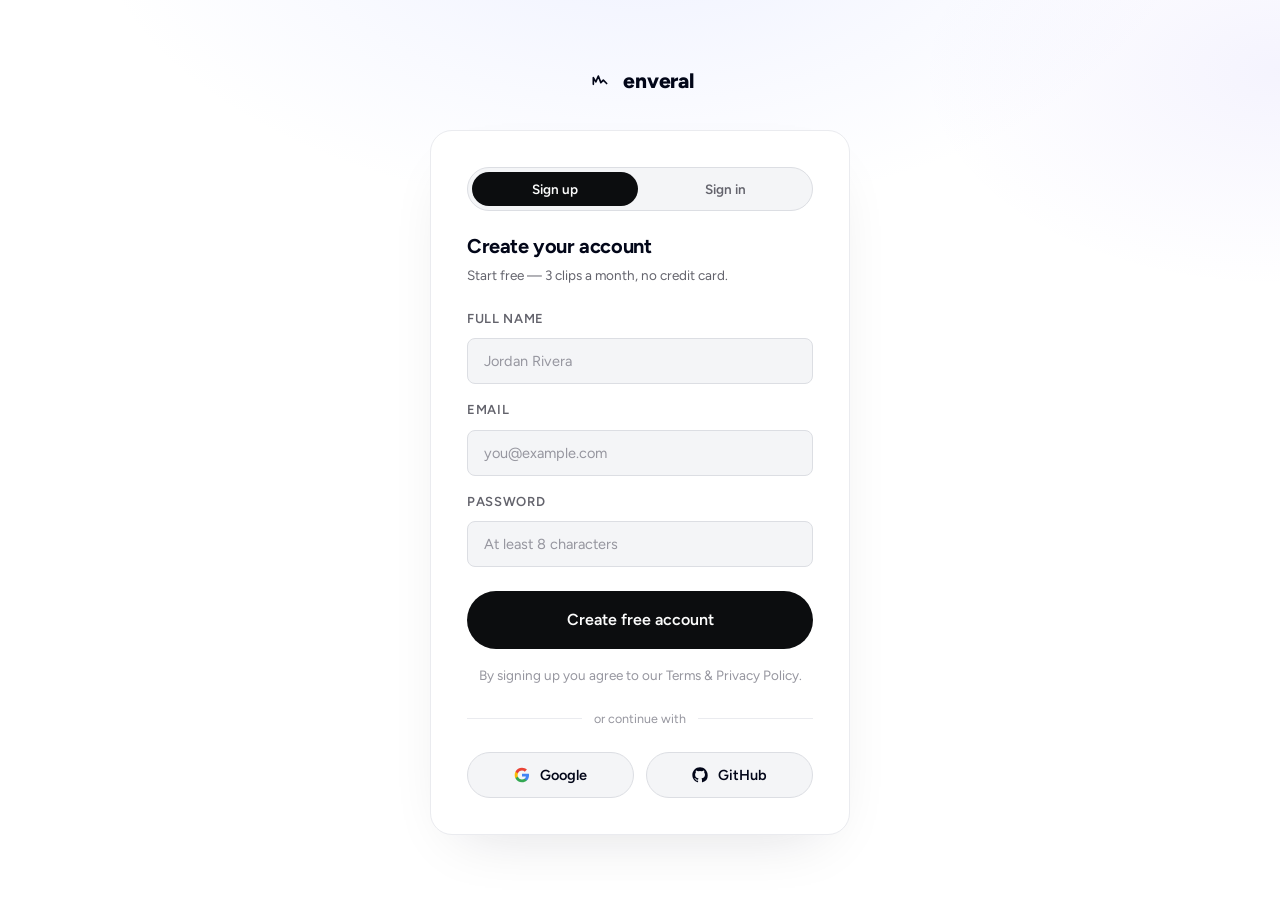
<file: signup.html>
<!DOCTYPE html>
<html lang="en">
<head>
<meta charset="UTF-8" />
<meta name="viewport" content="width=device-width, initial-scale=1.0" />
<title>Sign up — Enveral</title>
<link rel="icon" href="data:image/svg+xml,<svg xmlns=%22http://www.w3.org/2000/svg%22 viewBox=%220 0 34 34%22><rect width=%2234%22 height=%2234%22 rx=%2210%22 fill=%22%230a0a0c%22/><path d=%22M9 22V12l4 6 4-9 4 11 4-4%22 stroke=%22%23d7ff3f%22 stroke-width=%222.4%22 fill=%22none%22 stroke-linecap=%22round%22 stroke-linejoin=%22round%22/></svg>" />
<link rel="preconnect" href="https://fonts.googleapis.com">
<link href="https://fonts.googleapis.com/css2?family=Figtree:wght@400;500;600;700;800;900&display=swap" rel="stylesheet">
<link rel="stylesheet" href="assets/styles.css" />
<style>
  .auth-wrap { min-height:100vh; display:flex; align-items:center; justify-content:center; padding:40px 20px; }
  .auth-card { width:100%; max-width:420px; }
  .oauth-btn { width:100%; justify-content:center; gap:10px; }
  .divider { display:flex; align-items:center; gap:12px; color:var(--text-tertiary); font-size:12.5px; margin:24px 0; }
  .divider::before, .divider::after { content:""; flex:1; height:1px; background:var(--border); }
  .auth-form { display:none; }
  .auth-form.active { display:block; }
</style>
</head>
<body class="glow-bg">

<div class="auth-wrap">
  <div class="auth-card">
    <div class="text-center">
      <a href="index.html" class="logo" style="justify-content:center;">
        <span class="logo-mark"><svg width="20" height="20" viewBox="0 0 24 24" fill="none"><path d="M4 16V8l3 5 3-7 3 8 3-3 4 4" stroke="currentColor" stroke-width="2" stroke-linecap="round" stroke-linejoin="round"/></svg></span>
        <span class="logo-word" style="font-size:21px;">enveral</span>
      </a>
    </div>

    <div class="card mt-32" style="padding:36px;">
      <div class="seg" style="width:100%; justify-content:center;">
        <button class="active" style="flex:1;" onclick="showForm('signup')" id="tab-signup">Sign up</button>
        <button style="flex:1;" onclick="showForm('signin')" id="tab-signin">Sign in</button>
      </div>

      <form class="auth-form active mt-24" id="form-signup" onsubmit="return false;">
        <h2 style="font-size:20px;">Create your account</h2>
        <p class="text-sm mt-8">Start free — 3 clips a month, no credit card.</p>

        <div class="mt-24">
          <label class="field-label">Full name</label>
          <input class="input" placeholder="Jordan Rivera" />
        </div>
        <div class="mt-16">
          <label class="field-label">Email</label>
          <input class="input" type="email" placeholder="you@example.com" />
        </div>
        <div class="mt-16">
          <label class="field-label">Password</label>
          <input class="input" type="password" placeholder="At least 8 characters" />
        </div>

        <a href="dashboard.html" class="btn btn-primary btn-lg mt-24" style="width:100%;">Create free account</a>
        <p class="text-sm text-tertiary mt-16" style="text-align:center;">By signing up you agree to our Terms &amp; Privacy Policy.</p>
      </form>

      <form class="auth-form mt-24" id="form-signin" onsubmit="return false;">
        <h2 style="font-size:20px;">Welcome back</h2>
        <p class="text-sm mt-8">Sign in to keep clipping.</p>

        <div class="mt-24">
          <label class="field-label">Email</label>
          <input class="input" type="email" placeholder="you@example.com" />
        </div>
        <div class="mt-16">
          <label class="field-label">Password</label>
          <input class="input" type="password" placeholder="Your password" />
        </div>

        <a href="dashboard.html" class="btn btn-primary btn-lg mt-24" style="width:100%;">Sign in</a>
        <p class="text-sm mt-16" style="text-align:center;"><a href="#" style="color:var(--accent); font-weight:600;">Forgot password?</a></p>
      </form>

      <div class="divider">or continue with</div>

      <div class="flex items-center gap-12">
        <button class="btn btn-secondary oauth-btn">
          <svg width="16" height="16" viewBox="0 0 24 24"><path fill="#4285F4" d="M22.56 12.25c0-.78-.07-1.53-.2-2.25H12v4.26h5.92a5.06 5.06 0 0 1-2.2 3.32v2.77h3.57c2.08-1.92 3.28-4.74 3.28-8.1z"/><path fill="#34A853" d="M12 23c2.97 0 5.46-.98 7.28-2.66l-3.57-2.77c-.99.66-2.25 1.06-3.71 1.06-2.86 0-5.29-1.93-6.16-4.53H2.18v2.85A11 11 0 0 0 12 23z"/><path fill="#FBBC05" d="M5.84 14.09A6.6 6.6 0 0 1 5.5 12c0-.73.12-1.43.34-2.09V7.06H2.18A11 11 0 0 0 1 12c0 1.77.43 3.45 1.18 4.94l3.66-2.85z"/><path fill="#EA4335" d="M12 5.38c1.62 0 3.06.56 4.21 1.64l3.15-3.15C17.45 2.09 14.97 1 12 1a11 11 0 0 0-9.82 6.06l3.66 2.85C6.71 7.31 9.14 5.38 12 5.38z"/></svg>
          Google
        </button>
        <button class="btn btn-secondary oauth-btn">
          <svg width="16" height="16" viewBox="0 0 24 24" fill="currentColor"><path d="M12 .5C5.65.5.5 5.65.5 12c0 5.08 3.29 9.39 7.86 10.91.57.1.78-.25.78-.55v-1.94c-3.2.7-3.88-1.54-3.88-1.54-.52-1.33-1.28-1.68-1.28-1.68-1.04-.72.08-.7.08-.7 1.15.08 1.76 1.19 1.76 1.19 1.03 1.75 2.7 1.25 3.36.96.1-.74.4-1.25.73-1.54-2.55-.29-5.24-1.28-5.24-5.68 0-1.26.45-2.28 1.19-3.09-.12-.29-.52-1.46.11-3.05 0 0 .97-.31 3.18 1.18a11 11 0 0 1 5.8 0c2.2-1.49 3.17-1.18 3.17-1.18.63 1.59.24 2.76.12 3.05.74.81 1.19 1.83 1.19 3.09 0 4.41-2.7 5.39-5.26 5.67.41.36.78 1.06.78 2.14v3.17c0 .3.2.66.79.55A10.51 10.51 0 0 0 23.5 12c0-6.35-5.15-11.5-11.5-11.5z"/></svg>
          GitHub
        </button>
      </div>
    </div>
  </div>
</div>

<script>
  function showForm(which) {
    document.getElementById('form-signup').classList.toggle('active', which === 'signup');
    document.getElementById('form-signin').classList.toggle('active', which === 'signin');
    document.getElementById('tab-signup').classList.toggle('active', which === 'signup');
    document.getElementById('tab-signin').classList.toggle('active', which === 'signin');
  }
  const mode = new URLSearchParams(window.location.search).get('mode');
  if (mode === 'signin') showForm('signin');
</script>

</body>
</html>
</file>
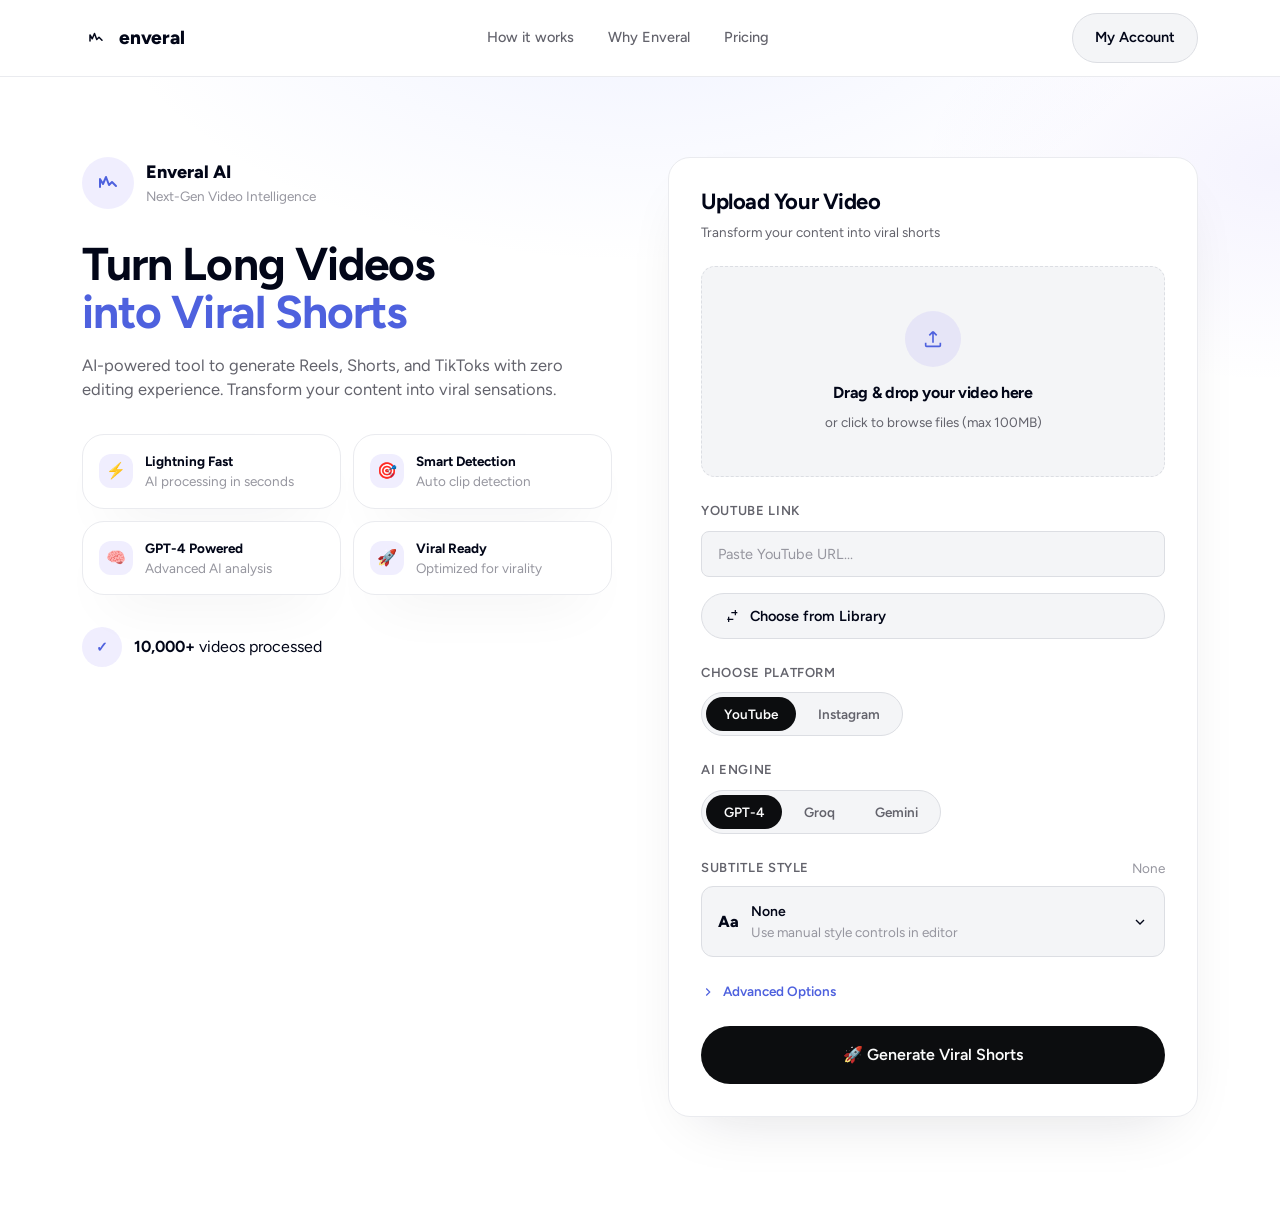
<file: studio.html>
<!DOCTYPE html>
<html lang="en">
<head>
<meta charset="UTF-8" />
<meta name="viewport" content="width=device-width, initial-scale=1.0" />
<title>Studio — Turn Long Videos into Viral Shorts — Enveral</title>
<link rel="icon" href="data:image/svg+xml,<svg xmlns=%22http://www.w3.org/2000/svg%22 viewBox=%220 0 34 34%22><rect width=%2234%22 height=%2234%22 rx=%2210%22 fill=%22%230a0a0c%22/><path d=%22M9 22V12l4 6 4-9 4 11 4-4%22 stroke=%22%23d7ff3f%22 stroke-width=%222.4%22 fill=%22none%22 stroke-linecap=%22round%22 stroke-linejoin=%22round%22/></svg>" />
<link rel="preconnect" href="https://fonts.googleapis.com">
<link href="https://fonts.googleapis.com/css2?family=Figtree:wght@400;500;600;700;800;900&display=swap" rel="stylesheet">
<link rel="stylesheet" href="assets/styles.css" />
<style>
  .studio-grid { display:grid; grid-template-columns: 1fr 1fr; gap: 56px; align-items:start; }
  @media (max-width: 900px) { .studio-grid { grid-template-columns: 1fr; } }
  .chip-grid { display:grid; grid-template-columns: 1fr 1fr; gap:12px; }
  .adv-row { display:flex; align-items:center; gap:8px; color:var(--accent); font-size:13.5px; font-weight:600; cursor:pointer; }
</style>
</head>
<body>

<header class="topnav">
  <div class="wrap">
    <a href="index.html" class="logo">
      <span class="logo-mark"><svg width="18" height="18" viewBox="0 0 24 24" fill="none"><path d="M4 16V8l3 5 3-7 3 8 3-3 4 4" stroke="currentColor" stroke-width="2" stroke-linecap="round" stroke-linejoin="round"/></svg></span>
      <span class="logo-word">enveral</span>
    </a>
    <nav>
      <a href="index.html#how">How it works</a>
      <a href="index.html#why">Why Enveral</a>
      <a href="pricing.html">Pricing</a>
    </nav>
    <div class="actions">
      <a href="dashboard.html" class="btn btn-secondary">My Account</a>
    </div>
  </div>
</header>

<section class="glow-bg">
  <div class="wrap" style="padding-top:80px; padding-bottom:100px;">
    <div class="studio-grid">

      <!-- Left: product pitch, matches the real /features left column -->
      <div>
        <div class="flex items-center gap-12">
          <span class="logo-mark" style="width:52px; height:52px; border-radius:50%; background:var(--accent-soft);">
            <svg width="24" height="24" viewBox="0 0 24 24" fill="none"><path d="M4 16V8l3 5 3-7 3 8 3-3 4 4" stroke="var(--accent)" stroke-width="2" stroke-linecap="round" stroke-linejoin="round"/></svg>
          </span>
          <div>
            <div style="font-weight:800; font-size:18px;">Enveral AI</div>
            <div class="text-sm text-tertiary">Next-Gen Video Intelligence</div>
          </div>
        </div>

        <h1 class="mt-32" style="font-size:46px;">Turn Long Videos<br/><span style="color:var(--accent);">into Viral Shorts</span></h1>
        <p class="mt-16" style="font-size:16.5px;">
          AI-powered tool to generate Reels, Shorts, and TikToks with zero editing
          experience. Transform your content into viral sensations.
        </p>

        <div class="chip-grid mt-32">
          <div class="card" style="padding:16px;">
            <div class="flex items-center gap-12">
              <span class="stat-tile" style="padding:0;border:none;"><span class="icon" style="width:34px;height:34px;">⚡</span></span>
              <div><div style="font-weight:700; font-size:13.5px;">Lightning Fast</div><div class="text-sm text-tertiary">AI processing in seconds</div></div>
            </div>
          </div>
          <div class="card" style="padding:16px;">
            <div class="flex items-center gap-12">
              <span class="stat-tile" style="padding:0;border:none;"><span class="icon" style="width:34px;height:34px;">🎯</span></span>
              <div><div style="font-weight:700; font-size:13.5px;">Smart Detection</div><div class="text-sm text-tertiary">Auto clip detection</div></div>
            </div>
          </div>
          <div class="card" style="padding:16px;">
            <div class="flex items-center gap-12">
              <span class="stat-tile" style="padding:0;border:none;"><span class="icon" style="width:34px;height:34px;">🧠</span></span>
              <div><div style="font-weight:700; font-size:13.5px;">GPT-4 Powered</div><div class="text-sm text-tertiary">Advanced AI analysis</div></div>
            </div>
          </div>
          <div class="card" style="padding:16px;">
            <div class="flex items-center gap-12">
              <span class="stat-tile" style="padding:0;border:none;"><span class="icon" style="width:34px;height:34px;">🚀</span></span>
              <div><div style="font-weight:700; font-size:13.5px;">Viral Ready</div><div class="text-sm text-tertiary">Optimized for virality</div></div>
            </div>
          </div>
        </div>

        <div class="flex items-center gap-12 mt-32">
          <span class="rail-avatar" style="background:var(--accent-soft); color:var(--accent);">✓</span>
          <div><strong>10,000+</strong> <span class="text-secondary">videos processed</span></div>
        </div>
      </div>

      <!-- Right: Upload Your Video card, matches the real /features right column -->
      <div class="card" style="padding:32px;">
        <h2 style="font-size:22px;">Upload Your Video</h2>
        <p class="mt-8 text-sm">Transform your content into viral shorts</p>

        <div class="dropzone mt-24">
          <div class="icon-circle">
            <svg width="22" height="22" viewBox="0 0 24 24" fill="none" stroke="currentColor" stroke-width="1.8"><path d="M12 16V4M12 4l-4 4M12 4l4 4"/><path d="M4 16v3a1 1 0 0 0 1 1h14a1 1 0 0 0 1-1v-3"/></svg>
          </div>
          <h3 style="font-size:16px;">Drag &amp; drop your video here</h3>
          <p class="text-sm mt-8">or click to browse files (max 100MB)</p>
        </div>

        <div class="mt-24">
          <label class="field-label">YouTube Link</label>
          <input class="input" placeholder="Paste YouTube URL..." />
        </div>

        <button class="btn btn-secondary mt-16" style="width:100%; justify-content:flex-start; gap:10px;">
          <svg width="16" height="16" viewBox="0 0 24 24" fill="none" stroke="currentColor" stroke-width="1.8"><path d="M20 7h-9M14 17H5M17 3v8M7 13v8"/></svg>
          Choose from Library
        </button>

        <div class="mt-24">
          <label class="field-label">Choose Platform</label>
          <div class="seg">
            <button class="active">YouTube</button>
            <button>Instagram</button>
          </div>
        </div>

        <div class="mt-24">
          <label class="field-label">AI Engine</label>
          <div class="seg">
            <button class="active">GPT-4</button>
            <button>Groq</button>
            <button>Gemini</button>
          </div>
        </div>

        <div class="mt-24">
          <div class="flex items-center justify-between">
            <label class="field-label" style="margin-bottom:0;">Subtitle Style</label>
            <span class="text-sm text-tertiary">None</span>
          </div>
          <div class="flex items-center justify-between mt-8" style="background:var(--surface); border:1px solid var(--border-strong); border-radius:12px; padding:14px 16px;">
            <div class="flex items-center gap-12">
              <span style="font-weight:800;">Aa</span>
              <div>
                <div style="font-weight:600; font-size:14px;">None</div>
                <div class="text-sm text-tertiary">Use manual style controls in editor</div>
              </div>
            </div>
            <svg width="16" height="16" viewBox="0 0 24 24" fill="none" stroke="currentColor" stroke-width="2"><path d="M6 9l6 6 6-6"/></svg>
          </div>
        </div>

        <div class="mt-24 adv-row">
          <svg width="14" height="14" viewBox="0 0 24 24" fill="none" stroke="currentColor" stroke-width="2"><path d="M9 18l6-6-6-6"/></svg>
          Advanced Options
        </div>

        <a href="processing.html" class="btn btn-primary btn-lg mt-24" style="width:100%;">
          🚀 Generate Viral Shorts
        </a>
      </div>

    </div>
  </div>
</section>

</body>
</html>
</file>
<file: assets/styles.css>
/* ==========================================================================
   Enveral — Design System
   Matches the enveral-vercel.vercel.app reference exactly: white/soft-gray
   surfaces, near-black ink for primary actions, a single indigo accent,
   Figtree throughout. Built for the marketing site + app shell + call screens.
   ========================================================================== */

:root {
  /* Surfaces */
  --bg: #ffffff;
  --bg-soft: #f6f7f9;
  --elevated: #ffffff;
  --surface: #f4f5f7;
  --surface-hover: #ececf1;
  --border: #eaebef;
  --border-strong: #dcdee3;

  /* Text */
  --text-primary: oklch(0.129 0.042 264.695);
  --text-secondary: #63636c;
  --text-tertiary: #96969f;

  /* Ink (primary buttons, matches the reference's black pill CTAs) */
  --ink: oklch(0.16 0.005 260);
  --ink-strong: oklch(0.08 0.005 260);
  --ink-contrast: oklch(0.99 0 0);

  /* Accent — indigo, used for badges/links/active states, not primary CTAs */
  --accent: oklch(0.55 0.19 272);
  --accent-strong: oklch(0.47 0.2 272);
  --accent-soft: rgba(109, 92, 240, 0.10);
  --accent-ink: #ffffff;

  /* Functional */
  --live: #ef4444;
  --live-soft: rgba(239, 68, 68, 0.10);
  --success: #16a34a;
  --success-soft: rgba(22, 163, 74, 0.10);

  /* Geometry */
  --radius-sm: 8px;
  --radius-md: 14px;
  --radius-lg: 22px;
  --radius-full: 999px;

  --shadow-card: 0 24px 60px -30px rgba(20, 20, 35, 0.16);
  --shadow-pop: 0 30px 80px -20px rgba(20, 20, 35, 0.22);

  --container: 1180px;
}

* { box-sizing: border-box; }
html { scroll-behavior: smooth; }

body {
  margin: 0;
  overflow-x: hidden;
  background: var(--bg);
  color: var(--text-primary);
  font-family: "Figtree", -apple-system, BlinkMacSystemFont, "Segoe UI", sans-serif;
  font-size: 16px;
  line-height: 1.5;
  -webkit-font-smoothing: antialiased;
}

img { max-width: 100%; display: block; }
a { color: inherit; text-decoration: none; }
button { font-family: inherit; cursor: pointer; }

.wrap {
  max-width: var(--container);
  margin: 0 auto;
  padding: 0 32px;
}

/* Background texture: soft blue-white radial wash, matches the reference hero */
.glow-bg {
  position: relative;
  overflow: hidden;
  background:
    radial-gradient(900px 520px at 50% -12%, rgba(147, 165, 255, 0.16), transparent 62%),
    radial-gradient(600px 360px at 100% 8%, rgba(109, 92, 240, 0.07), transparent 60%),
    var(--bg);
}

/* ---------- Typography ---------- */
h1, h2, h3, h4 { margin: 0; font-weight: 700; letter-spacing: -0.02em; }
h1 { font-size: 64px; line-height: 1.04; }
h2 { font-size: 40px; line-height: 1.1; }
h3 { font-size: 22px; line-height: 1.3; }
p { margin: 0; color: var(--text-secondary); }

.eyebrow {
  display: inline-flex;
  align-items: center;
  gap: 8px;
  font-size: 12px;
  font-weight: 600;
  letter-spacing: 0.12em;
  text-transform: uppercase;
  color: var(--accent);
}
.eyebrow::before {
  content: "";
  width: 6px;
  height: 6px;
  border-radius: 50%;
  background: var(--accent);
}

/* ---------- Buttons ---------- */
.btn {
  display: inline-flex;
  align-items: center;
  justify-content: center;
  gap: 8px;
  padding: 13px 22px;
  border-radius: var(--radius-full);
  font-weight: 600;
  font-size: 14.5px;
  border: 1px solid transparent;
  transition: transform 0.15s ease, background 0.15s ease, border-color 0.15s ease;
  white-space: nowrap;
}
.btn:active { transform: scale(0.97); }

.btn-primary {
  background: var(--ink);
  color: var(--ink-contrast);
}
.btn-primary:hover { background: var(--ink-strong); }

.btn-secondary {
  background: var(--surface);
  color: var(--text-primary);
  border-color: var(--border-strong);
}
.btn-secondary:hover { background: var(--surface-hover); }

.btn-ghost {
  background: transparent;
  color: var(--text-secondary);
}
.btn-ghost:hover { color: var(--text-primary); }

.btn-danger {
  background: var(--live);
  color: #fff;
}

.btn-lg { padding: 16px 28px; font-size: 16px; }
.btn-icon {
  width: 44px; height: 44px; padding: 0; border-radius: var(--radius-full);
  background: var(--surface); border: 1px solid var(--border-strong);
  display: inline-flex; align-items: center; justify-content: center;
}
.btn-icon:hover { background: var(--surface-hover); }
.btn-icon svg { width: 18px; height: 18px; }

/* ---------- Cards ---------- */
.card {
  background: var(--elevated);
  border: 1px solid var(--border);
  border-radius: var(--radius-lg);
  box-shadow: var(--shadow-card);
}

.badge {
  display: inline-flex;
  align-items: center;
  gap: 6px;
  padding: 5px 11px;
  border-radius: var(--radius-full);
  font-size: 12px;
  font-weight: 600;
  background: var(--surface);
  border: 1px solid var(--border-strong);
  color: var(--text-secondary);
}
.badge-accent { background: var(--accent-soft); color: var(--accent); border-color: transparent; }
.badge-live {
  background: var(--live-soft); color: var(--live); border-color: transparent;
}
.badge-live::before {
  content: "";
  width: 7px; height: 7px; border-radius: 50%;
  background: var(--live);
  box-shadow: 0 0 0 0 rgba(255,77,77,0.5);
  animation: pulse-dot 1.6s infinite;
}
@keyframes pulse-dot {
  0% { box-shadow: 0 0 0 0 rgba(255,77,77,0.45); }
  70% { box-shadow: 0 0 0 8px rgba(255,77,77,0); }
  100% { box-shadow: 0 0 0 0 rgba(255,77,77,0); }
}

/* ---------- Logo ---------- */
.logo { display: inline-flex; align-items: center; gap: 9px; }
.logo-mark {
  width: 28px; height: 28px;
  display: inline-flex; align-items: center; justify-content: center;
  color: var(--text-primary);
}
.logo-word {
  font-weight: 800; font-size: 19px; letter-spacing: -0.01em; color: var(--text-primary);
}
.logo-word span { color: var(--accent); }

/* Sidebar rail keeps a soft tile behind the mark so it reads as a tap target */
.rail .logo-mark {
  width: 38px; height: 38px; border-radius: 11px;
  background: var(--surface); border: 1px solid var(--border);
}

/* ---------- Top nav (marketing) ---------- */
.topnav {
  position: sticky; top: 0; z-index: 40;
  background: rgba(255,255,255,0.78);
  backdrop-filter: blur(14px);
  border-bottom: 1px solid var(--border);
}
.topnav .wrap {
  display: flex; align-items: center; justify-content: space-between;
  height: 76px;
}
.topnav nav { display: flex; align-items: center; gap: 34px; }
.topnav nav a { font-size: 14.5px; color: var(--text-secondary); font-weight: 500; }
.topnav nav a:hover { color: var(--text-primary); }
.topnav .actions { display: flex; align-items: center; gap: 12px; }

/* ---------- App shell (dashboard / studio / calls) ---------- */
.app-shell { display: flex; min-height: 100vh; }
.rail {
  width: 84px; flex-shrink: 0;
  background: var(--bg-soft);
  border-right: 1px solid var(--border);
  display: flex; flex-direction: column; align-items: center;
  padding: 22px 0;
  position: sticky; top: 0; height: 100vh;
}
.rail .logo-mark { margin-bottom: 30px; }
.rail-links { display: flex; flex-direction: column; gap: 8px; flex: 1; }
.rail-link {
  width: 48px; height: 48px; border-radius: var(--radius-md);
  display: flex; align-items: center; justify-content: center;
  color: var(--text-tertiary);
  position: relative;
}
.rail-link svg { width: 21px; height: 21px; }
.rail-link:hover { color: var(--text-primary); background: var(--surface); }
.rail-link.active { color: var(--accent); background: var(--accent-soft); }
.rail-link .rail-tag {
  position: absolute; left: 62px; top: 50%; transform: translateY(-50%);
  background: var(--elevated); border: 1px solid var(--border-strong);
  padding: 6px 10px; border-radius: 8px; font-size: 12.5px; font-weight: 600;
  white-space: nowrap; opacity: 0; pointer-events: none; transition: opacity .12s ease;
}
.rail-link:hover .rail-tag { opacity: 1; }
.rail-avatar {
  width: 40px; height: 40px; border-radius: 50%;
  background: var(--ink);
  display: flex; align-items: center; justify-content: center;
  font-weight: 700; color: var(--ink-contrast); font-size: 14px;
}

.app-main { flex: 1; min-width: 0; }
.app-topbar {
  min-height: 76px; display: flex; align-items: center; justify-content: space-between;
  padding: 16px 36px; border-bottom: 1px solid var(--border);
  background: var(--bg-soft); flex-wrap: wrap; gap: 12px;
}
.app-topbar > * { flex-wrap: wrap; }
.app-body { padding: 36px; }

.stat-tile {
  background: var(--elevated); border: 1px solid var(--border);
  border-radius: var(--radius-md); padding: 20px;
  display: flex; align-items: center; gap: 14px;
  min-width: 0;
}
.stat-tile .value, .stat-tile .label { min-width: 0; overflow-wrap: break-word; }
.grid-3, .grid-4, .clip-grid { min-width: 0; }
.grid-3 > *, .grid-4 > *, .clip-grid > * { min-width: 0; }
.stat-tile .icon {
  width: 42px; height: 42px; border-radius: 12px;
  background: var(--accent-soft); color: var(--accent);
  display: flex; align-items: center; justify-content: center;
}
.stat-tile .icon svg { width: 20px; height: 20px; }
.stat-tile .value { font-size: 24px; font-weight: 800; }
.stat-tile .label { font-size: 13px; color: var(--text-tertiary); }

/* ---------- Form controls ---------- */
.field-label {
  display: block; font-size: 13px; font-weight: 600; color: var(--text-secondary);
  margin-bottom: 10px; text-transform: uppercase; letter-spacing: 0.05em;
}
.input {
  width: 100%; background: var(--surface); border: 1px solid var(--border-strong);
  border-radius: var(--radius-sm); padding: 13px 16px; color: var(--text-primary);
  font-size: 14.5px; font-family: inherit;
}
.input::placeholder { color: var(--text-tertiary); }
.input:focus { outline: none; border-color: var(--accent); }

.dropzone {
  border: 1.5px dashed var(--border-strong);
  border-radius: var(--radius-md);
  padding: 44px 24px;
  text-align: center;
  background: var(--surface);
  transition: border-color .15s ease, background .15s ease;
}
.dropzone:hover { border-color: var(--accent); background: var(--surface-hover); }
.dropzone .icon-circle {
  width: 56px; height: 56px; margin: 0 auto 16px;
  border-radius: 50%; background: var(--accent-soft); color: var(--accent);
  display: flex; align-items: center; justify-content: center;
}

.seg {
  display: inline-flex; padding: 4px; background: var(--surface);
  border: 1px solid var(--border-strong); border-radius: var(--radius-full);
  gap: 4px; max-width: 100%; overflow-x: auto;
}
.seg button {
  border: none; background: transparent; color: var(--text-secondary);
  padding: 9px 18px; border-radius: var(--radius-full); font-size: 13.5px; font-weight: 600;
  white-space: nowrap; flex-shrink: 0;
}
.seg button.active { background: var(--ink); color: var(--ink-contrast); }

/* ---------- Clip / video cards ---------- */
.clip-grid { display: grid; grid-template-columns: repeat(4, 1fr); gap: 18px; }
.grid-3 { display: grid; grid-template-columns: repeat(3, 1fr); gap: 24px; }
.grid-4 { display: grid; grid-template-columns: repeat(4, 1fr); gap: 16px; }
.clip-card {
  background: var(--elevated); border: 1px solid var(--border);
  border-radius: var(--radius-md); overflow: hidden;
}
.clip-thumb {
  aspect-ratio: 9/16; background: linear-gradient(160deg, #22242a, #0f0f12);
  position: relative; display: flex; align-items: flex-end;
}
.clip-thumb .dur {
  position: absolute; top: 10px; right: 10px;
  background: rgba(10,10,12,0.72); backdrop-filter: blur(4px);
  padding: 3px 8px; border-radius: 6px; font-size: 11.5px; font-weight: 600;
}
.clip-thumb .score {
  position: absolute; top: 10px; left: 10px;
  background: var(--accent-soft); color: var(--accent);
  padding: 3px 8px; border-radius: 6px; font-size: 11px; font-weight: 700;
}
.clip-thumb .play {
  margin: 0 auto 16px; width: 46px; height: 46px; border-radius: 50%;
  background: rgba(245,245,243,0.14); backdrop-filter: blur(6px);
  display: flex; align-items: center; justify-content: center;
}
.clip-meta { padding: 14px; }
.clip-meta .title { font-size: 13.5px; font-weight: 600; margin-bottom: 4px; }
.clip-meta .sub { font-size: 12px; color: var(--text-tertiary); }

/* ---------- Footer ---------- */
.site-footer { border-top: 1px solid var(--border); padding: 64px 0 32px; background: var(--bg-soft); }
.footer-grid { display: grid; grid-template-columns: 1.4fr repeat(3, 1fr); gap: 40px; margin-bottom: 48px; }
.footer-grid h4 { font-size: 13px; color: var(--text-tertiary); text-transform: uppercase; letter-spacing: .06em; margin-bottom: 16px; }
.footer-grid ul { list-style: none; margin: 0; padding: 0; display: flex; flex-direction: column; gap: 11px; }
.footer-grid a { color: var(--text-secondary); font-size: 14px; }
.footer-grid a:hover { color: var(--text-primary); }
.footer-bottom {
  display: flex; justify-content: space-between; align-items: center;
  padding-top: 28px; border-top: 1px solid var(--border);
  font-size: 13px; color: var(--text-tertiary);
}

/* ---------- Utility ---------- */
.flex { display: flex; }
.flex-col { display: flex; flex-direction: column; }
.items-center { align-items: center; }
.justify-between { justify-content: space-between; }
.gap-8 { gap: 8px; } .gap-12 { gap: 12px; } .gap-16 { gap: 16px; } .gap-24 { gap: 24px; }
.mt-8{margin-top:8px} .mt-12{margin-top:12px} .mt-16{margin-top:16px} .mt-24{margin-top:24px} .mt-32{margin-top:32px} .mt-48{margin-top:48px} .mt-64{margin-top:64px}
.text-center { text-align: center; }
.text-sm { font-size: 13.5px; }
.text-tertiary { color: var(--text-tertiary); }
.muted { color: var(--text-secondary); }

@media (max-width: 980px) {
  h1 { font-size: 42px; }
  h2 { font-size: 30px; }
  .footer-grid { grid-template-columns: 1fr 1fr; }
  .clip-grid { grid-template-columns: repeat(2, 1fr); }
  .grid-3 { grid-template-columns: 1fr; }
  .grid-4 { grid-template-columns: repeat(2, 1fr); }
  .topnav nav { display: none; }
}

@media (max-width: 700px) {
  .flex.justify-between { flex-wrap: wrap; row-gap: 12px; }
  .wrap { padding: 0 20px; }
  h1 { font-size: 34px; }
  h2 { font-size: 26px; }
  .footer-grid { grid-template-columns: 1fr 1fr; gap: 28px; }
  .clip-grid { grid-template-columns: repeat(2, 1fr); gap: 12px; }
  .app-body { padding: 20px; }
  .app-topbar { padding: 0 20px; }
  .rail { width: 68px; }
}
</file>
